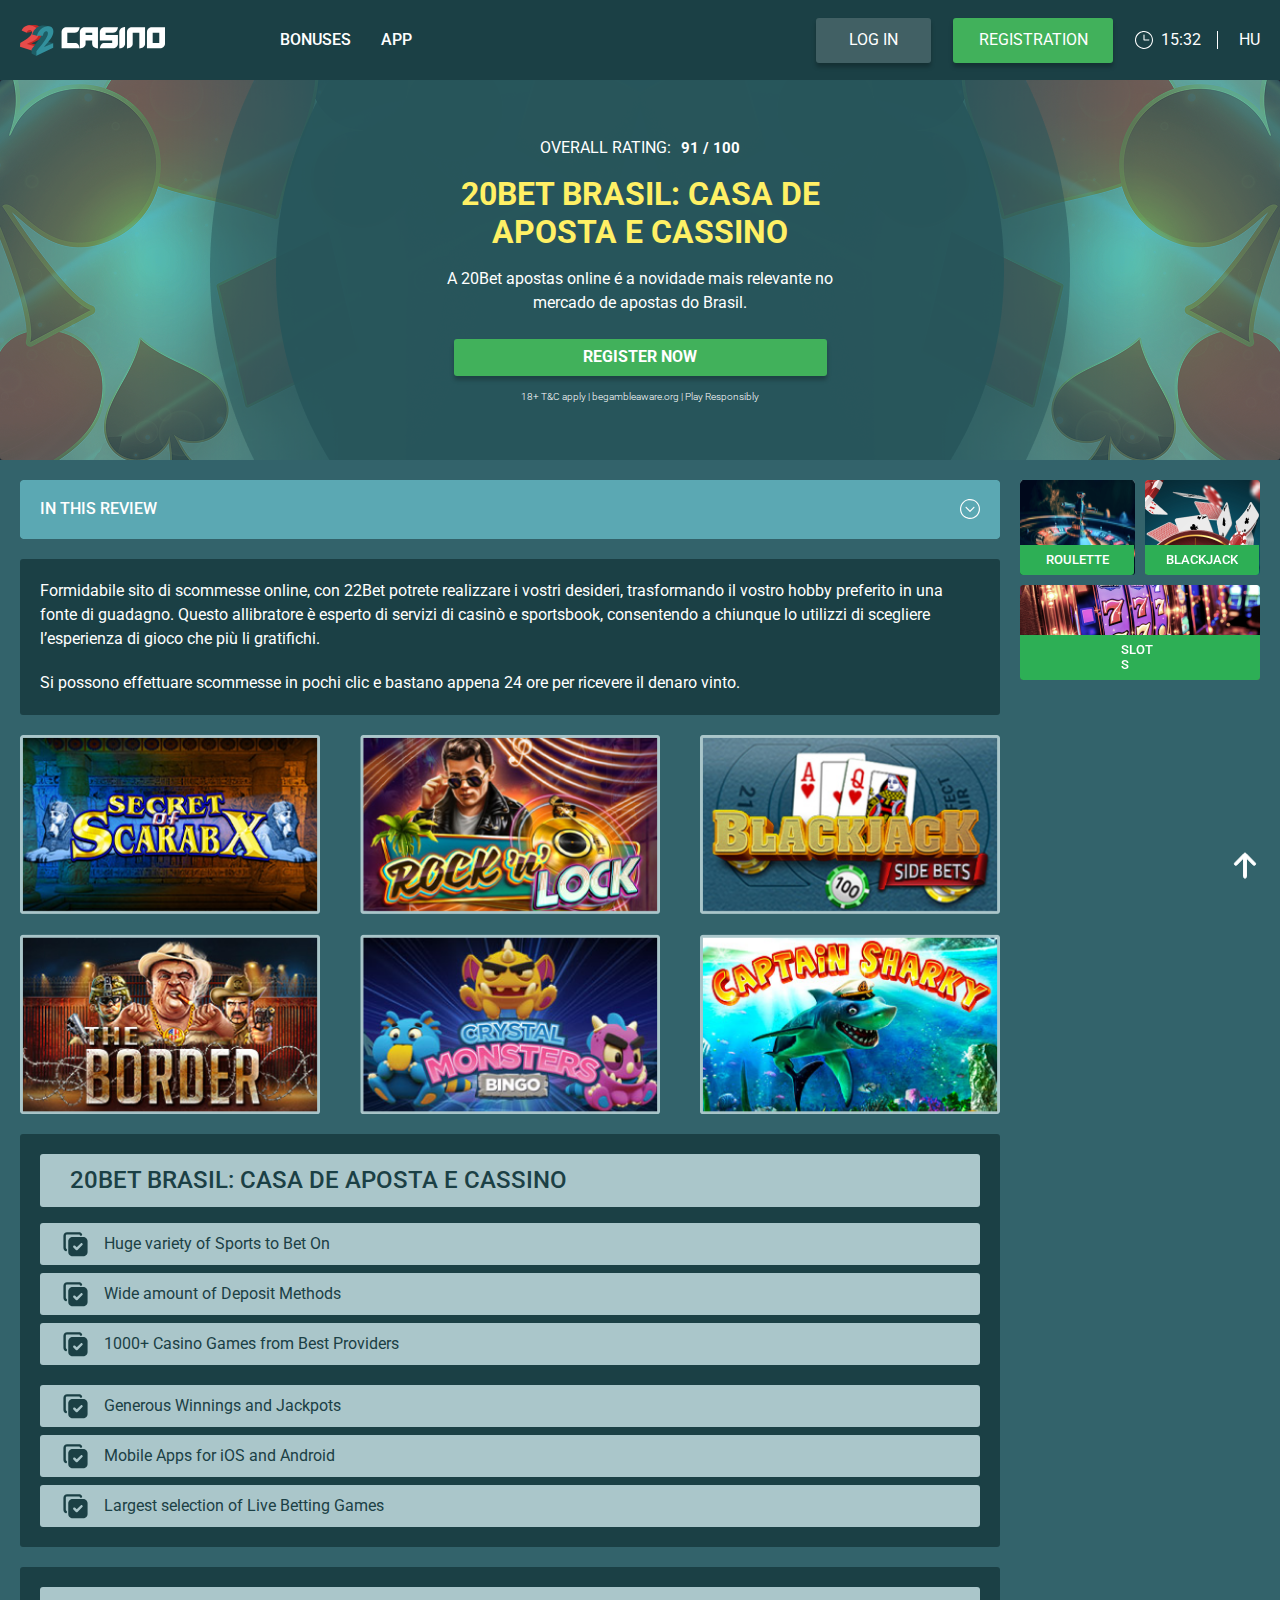
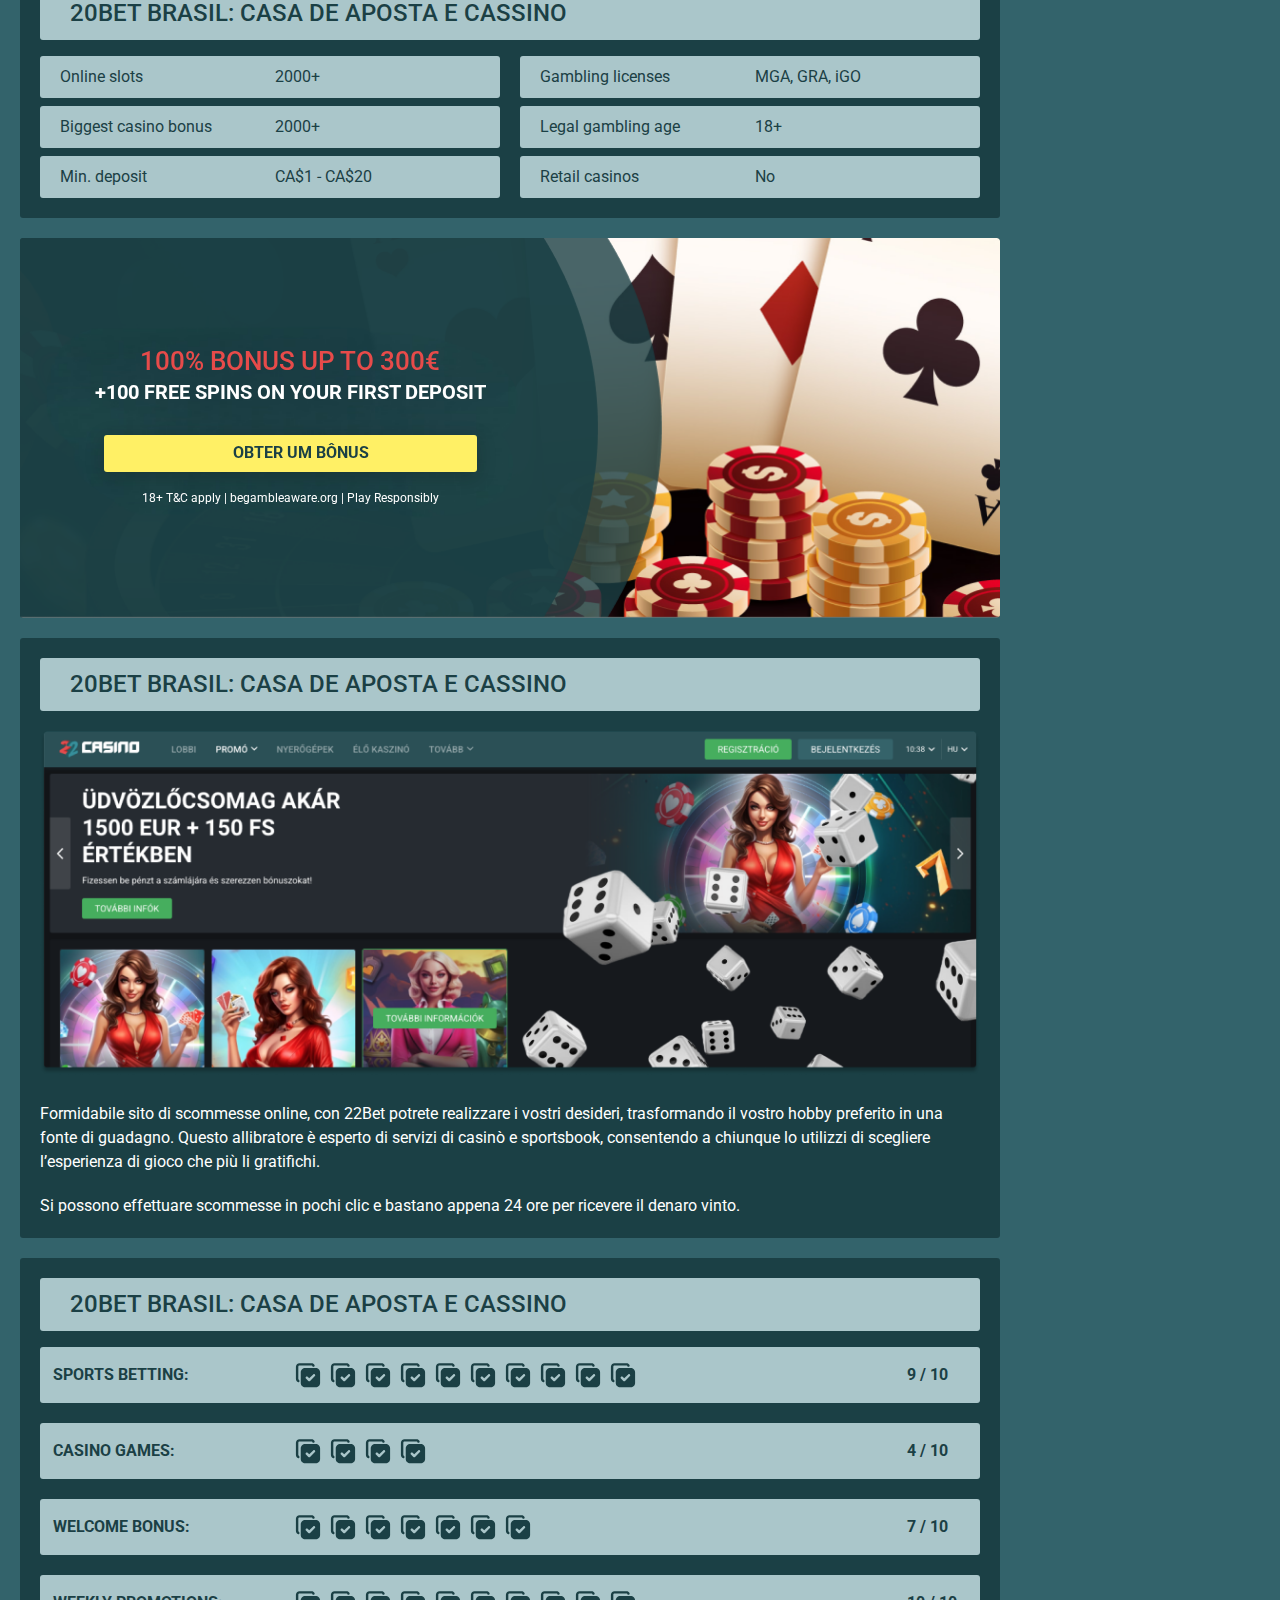
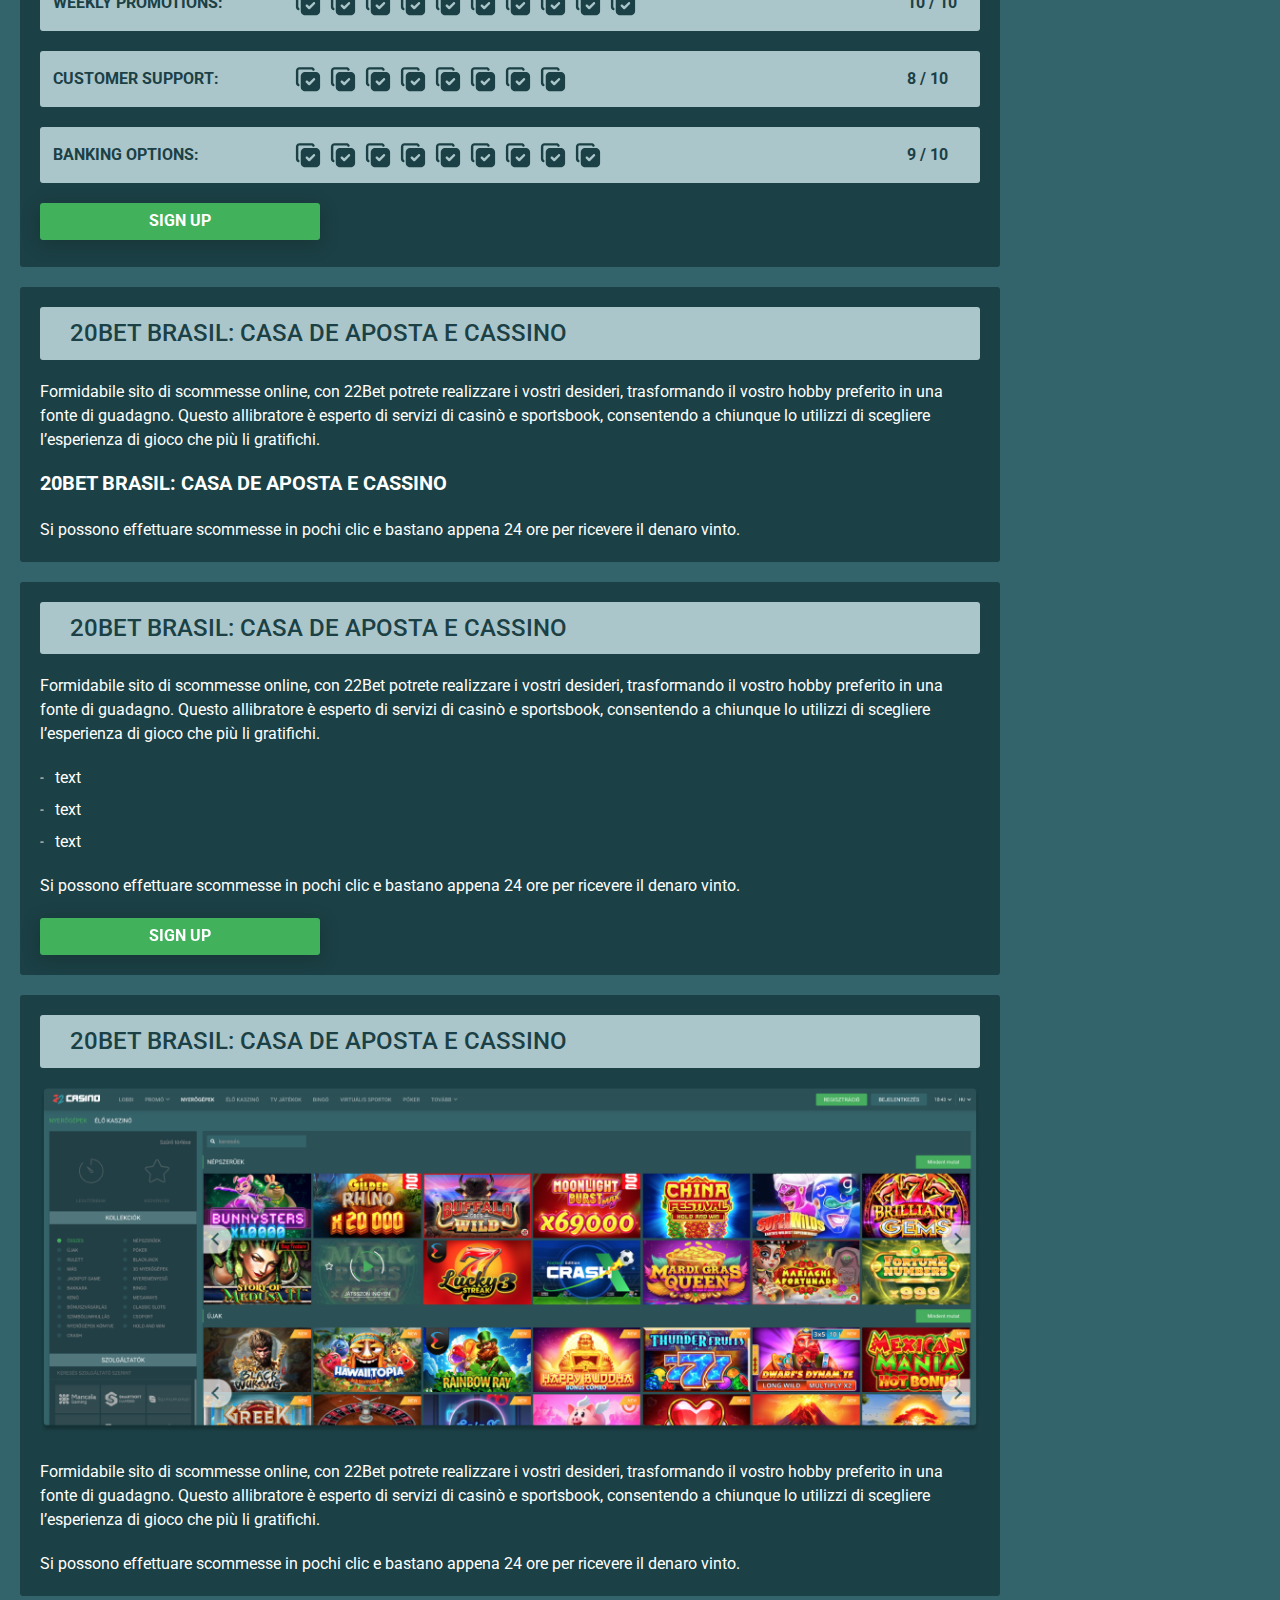
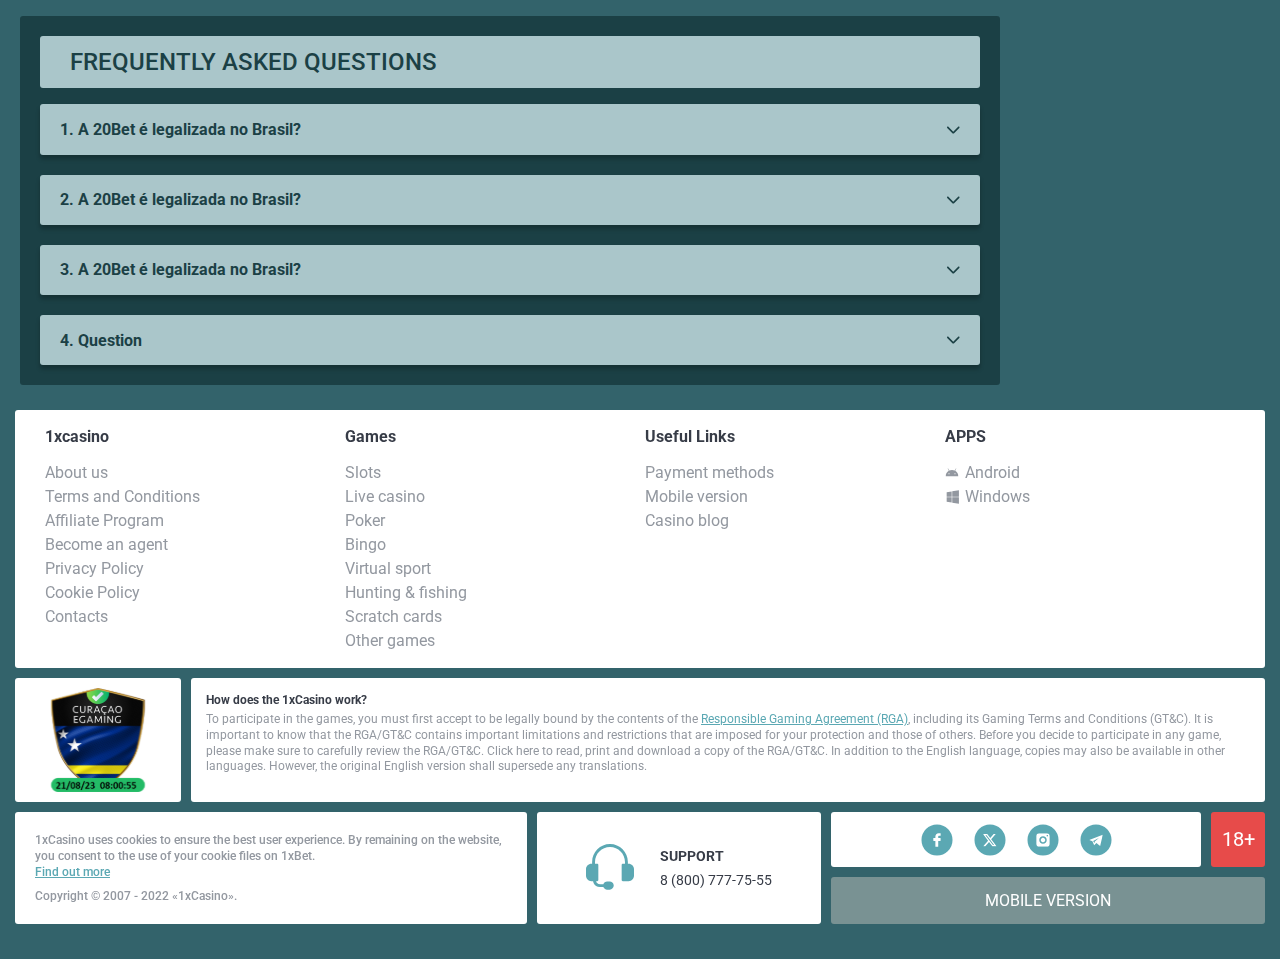
<file: index.html>
<!DOCTYPE html>
<html lang="hu">
  <head>
    <meta charset="UTF-8" />
   
    <meta name="viewport" content="width=device-width, initial-scale=1.0" />
    <title>20Bet Brasil: casa de aposta e cassino</title>
    <meta name="description" content />
    <meta property="og:site_name" content />
    <meta property="og:title" content />
    <meta property="og:type" content="website" />
    <meta property="og:url" content />
    <meta property="og:image" content />
    <meta property="og:image:alt" content />
    <meta property="og:locale" content="hu" />
    <meta property="og:description" content />
    <link rel="preconnect" href="https://fonts.googleapis.com" />
    <link rel="preconnect" href="https://fonts.gstatic.com" crossorigin />
    <link
      href="https://fonts.googleapis.com/css2?family=Poppins&family=Roboto:wght@400;500;700&display=swap"
      rel="stylesheet"
    />
    <link rel="stylesheet" href="./css/reset.css" />
    <link rel="stylesheet" href="./css/main.css" />
    <link rel="stylesheet" href="./css/media.css"/>
    <link rel="icon" href="./images/favicon.png" type="image/x-icon"/>
    <script
    src="https://code.jquery.com/jquery-3.6.1.min.js"
    integrity="sha256-o88AwQnZB+VDvE9tvIXrMQaPlFFSUTR+nldQm1LuPXQ="
    crossorigin="anonymous"
  ></script>
  </head>
  <body>
    <header class="header">
      <section class="content header__content">
        <a href="#" class="logo header__logo"
          ><img src="./images/logo.svg" alt="logo" title
        /></a>
        <button class="header__btn-menu" >
          <svg width="16px" height="16px" viewBox="0 0 16 16" xmlns="http://www.w3.org/2000/svg">
              <rect y="0" width="16" height="3" rx="1.5"></rect>
              <rect y="6.5" width="16" height="3" rx="1.5"></rect>
              <rect y="13" width="16" height="3" rx="1.5"></rect>
            </svg>
        </button>

          <nav class="menu header__menu">
            <ul class="header__menu-list">
               
              <li>
                <a href="#">
                 Bonuses
                </a>
              </li>
              <li>
                <a href="#">
                 App
                </a>
              </li>
            </ul>
            <div class="header__button header__button-menu " >
              <a href="#" class="button  button__login-menu">log in</a>
              <a href="#" class="button button__menu">registration</a>
            </div>
           
          </nav>
            <a href="#" class="button button__login">log in</a>
            <a href="#" class="button button__singup">registration</a>
            <div id="clock" class="header__time">00:00</div>
            <a href="" class="header__flag">
                <span>hu</span>
                
              </a>
      </section>
    </header>
     <main class="main home main-page">
      <section class=" hero hero__page ">
           
        <div class="background background-page">
          <img src="./images/main/bg-main.png" alt="hero" title />
          
        </div>
        <div class="hero__wrapper hero__wrapper-page">
          <div class="hero__data hero__data-page">
            <div class="hero__rating" itemscope itemtype="http://schema.org/Game">
              <p>Overall Rating:</p>
              <meta itemprop="name" content="https://22casino22.hu/">
              <span itemprop="aggregateRating" itemscope itemtype="http://schema.org/AggregateRating">
                <span itemprop="ratingValue">91</span>
              <span>/</span> 
              <span itemprop="bestRating">100</span>
              <meta itemprop="reviewCount" content="100">
              </span>
            </div>
            <h1 class="title general hero__title">
              20Bet Brasil: casa de aposta e cassino
            </h1>
            <p>A 20Bet apostas online é a novidade mais relevante no mercado de apostas do Brasil.</p>
            <a href="#" class="button  hero__button">REGISTER NOW</a>
            <span class="hero__span">18+ T&C apply | begambleaware.org | Play Responsibly</span>
          </div>
         
        </div>
      </section>
      <section class="main__wrap main__wrap-page">
        <aside class="sidebar sidebar-left ">
           
              
                <div class="sidebar-left__review">
                  <div class="menu__review-desk sidebar__desk">In this review</div>
                  <ul class="menu__review sidebar__list">
                    <li><a href="#">Review of 20Bet</a></li>
                    <li><a href="#">Registration</a></li>
                    <li><a href="#">Layouts and navigation</a></li>
                    <li><a href="#">20Bet Betting </a></li>
                    <li><a href="#">Sports offers</a></li>
                    <li><a href="#">Sports betting</a></li>
                    <li><a href="#">Live betting</a></li>
                    <li><a href="#">Live stream</a></li>
                    <li><a href="#">Cash out</a></li>
                    
                  </ul>
                </div>
             
        </aside>
       <section class="content__wrapper content__wrapper-page ">

          <section class="content menu-review__content">
              

            
                <div class="menu__review-desk menu__review-content">In this review</div>
                <ul class="menu__review menu__review-list">
                  <li><a href="#">Review of 20Bet</a></li>
                  <li><a href="#">Registration</a></li>
                  <li><a href="#">Layouts and navigation</a></li>
                  <li><a href="#">20Bet Betting </a></li>
                  <li><a href="#">Sports offers</a></li>
                  <li><a href="#">Sports betting</a></li>
                  <li><a href="#">Live betting</a></li>
                  <li><a href="#">Live stream</a></li>
                  <li><a href="#">Cash out</a></li>
                  
                </ul>
             
          
          </section>
          <section class="content article">
            <p>
              Formidabile sito di scommesse online, con 22Bet potrete realizzare
              i vostri desideri, trasformando il vostro hobby preferito in una
              fonte di guadagno. Questo allibratore è esperto di servizi di
              casinò e sportsbook, consentendo a chiunque lo utilizzi di
              scegliere l’esperienza di gioco che più li gratifichi.
            </p>
            <p>
              Si possono effettuare scommesse in pochi clic e bastano appena 24
              ore per ricevere il denaro vinto.
            </p>
          </section>
          <section class="content games">
            <ul class="games__list">
              <li><a href="#"><img src="./images/main/card-main1.png" alt="games" title></a></li>
              <li><a href="#"><img src="./images/main/card-main2.png" alt="games" title></a></li>
              <li><a href="#"><img src="./images/main/card-main3.png" alt="games" title></a></li>
              <li><a href="#"><img src="./images/main/card-main4.png" alt="games" title></a></li>
              <li><a href="#"><img src="./images/main/card-main5.png" alt="games" title></a></li>
              <li><a href="#"><img src="./images/main/card-main6.png" alt="games" title></a></li>
            </ul>
          </section>
          <section class="content features">
            <h2 class="title high features__title">20Bet Brasil: Casa de Aposta e Cassino</h2>
           <div class="features__wrap">
            <ul class="features__list">
                <li>Huge variety of Sports to Bet On</li>
                <li>Wide amount of Deposit Methods</li>
                <li>1000+ Casino Games from Best Providers</li>
            </ul>
            <ul class="features__list">
                <li>Generous Winnings and Jackpots</li>
                <li>Mobile Apps for iOS and Android</li>
                <li>Largest selection of Live Betting Games</li>
           </ul> 
           </div>
           </section> 
           <section class="content features">
            <h2 class="title high features__title">20Bet Brasil: Casa de Aposta e Cassino</h2>
           <div class="features__wrap">
            
              <table class="features__table">
               <tbody class="features__group">
                 
                   <tr>
                   <td>Online slots</td>
                   <td>2000+</td>
                  </tr>
                  <tr>
                   <td>Biggest casino bonus</td>
                   <td>2000+</td>
                  </tr>
                  <tr>
                   <td>Min. deposit</td>
                   <td>CA$1 - CA$20</td>
                  </tr>
               </tbody>
               <tbody class="features__group">
                     <tr>
                     <td>Gambling licenses</td>
                     <td>MGA, GRA, iGO</td>
                   </tr>
                   <tr>
                     <td>Legal gambling age</td>
                     <td>18+</td>
                   </tr>
                   <tr>
                     <td>Retail casinos</td>
                     <td>No</td>
                   </tr>
                
               </tbody>
             </table>
            
           </div>
           </section>   
          <section class="content banner">
           
            <div class="background banner__backgroud">
              <img
                src="./images/main/banner-main.png"
                alt="banner"
                title
              />
             
            </div>
            <div class="banner__info">
              <h2 class="title high banner__title">
                100% BONUS UP TO 300€
                <span >+100 free spins on your first deposit</span>
              </h2>
              <a href="#" class="button banner__button">Obter um Bônus</a>
              <span class="banner__span">18+ T&C apply | begambleaware.org | Play Responsibly</span>
            </div>
          </section>
          <section class="content article">
            <h2 class="title high article__title">20Bet Brasil: Casa de Aposta e Cassino</h2>
            <div class="images">
                <img src="./images/main/image1-main.png" alt="banner" title />
              </div>
            <p>
              Formidabile sito di scommesse online, con 22Bet potrete realizzare
              i vostri desideri, trasformando il vostro hobby preferito in una
              fonte di guadagno. Questo allibratore è esperto di servizi di
              casinò e sportsbook, consentendo a chiunque lo utilizzi di
              scegliere l’esperienza di gioco che più li gratifichi.
            </p>
            <p>
              Si possono effettuare scommesse in pochi clic e bastano appena 24
              ore per ricevere il denaro vinto.
            </p>
           
          </section>
          <section class="content ratings ">
            <h2 class="ratings__title title high">
              20Bet Brasil: Casa de Aposta e Cassino
            </h2>
            
            <div class="rating__table table">
              <table>
                  <td>Sports Betting:</td>
                  <td>
                    <img src="./images/main/ratings-icon.svg" alt="ratings" title>
                    <img src="./images/main/ratings-icon.svg" alt="ratings" title>
                    <img src="./images/main/ratings-icon.svg" alt="ratings" title>
                    <img src="./images/main/ratings-icon.svg" alt="ratings" title>
                    <img src="./images/main/ratings-icon.svg" alt="ratings" title>
                    <img src="./images/main/ratings-icon.svg" alt="ratings" title>
                    <img src="./images/main/ratings-icon.svg" alt="ratings" title>
                    <img src="./images/main/ratings-icon.svg" alt="ratings" title>
                    <img src="./images/main/ratings-icon.svg" alt="ratings" title>
                    <img src="./images/main/ratings-icon.svg" alt="ratings" title>
                    
                  </td>
                  <td> <span class="ratings__data">
                    <span>9</span>
                    <span>/</span>
                    <span>10</span>
                  </span></td>
                </tr>
                <tr>
                  <td>Casino Games:</td>
                  <td>
                    <img src="./images/main/ratings-icon.svg" alt="ratings" title>
                    <img src="./images/main/ratings-icon.svg" alt="ratings" title>
                    <img src="./images/main/ratings-icon.svg" alt="ratings" title>
                    <img src="./images/main/ratings-icon.svg" alt="ratings" title>
                    
                  </td>
                  <td><span class="ratings__data">
                    <span>4</span>
                    <span>/</span>
                    <span>10</span>
                  </span></td>
                </tr>
                <tr> 
                  <td>Welcome Bonus:</td>
                  <td>
                    
                    <img src="./images/main/ratings-icon.svg" alt="ratings" title>
                    <img src="./images/main/ratings-icon.svg" alt="ratings" title>
                    <img src="./images/main/ratings-icon.svg" alt="ratings" title>
                    <img src="./images/main/ratings-icon.svg" alt="ratings" title>
                    <img src="./images/main/ratings-icon.svg" alt="ratings" title>
                    <img src="./images/main/ratings-icon.svg" alt="ratings" title>
                    <img src="./images/main/ratings-icon.svg" alt="ratings" title>
                  </td>
                  <td><span class="ratings__data">
                    <span>7</span>
                    <span>/</span>
                    <span>10</span>
                  </span></td>
                </tr>
                <tr>
                  <td>Weekly Promotions:</td>
                  <td>
                    <img src="./images/main/ratings-icon.svg" alt="ratings" title>
                    <img src="./images/main/ratings-icon.svg" alt="ratings" title>
                    <img src="./images/main/ratings-icon.svg" alt="ratings" title>
                    <img src="./images/main/ratings-icon.svg" alt="ratings" title>
                    <img src="./images/main/ratings-icon.svg" alt="ratings" title>
                    <img src="./images/main/ratings-icon.svg" alt="ratings" title>
                    <img src="./images/main/ratings-icon.svg" alt="ratings" title>
                    <img src="./images/main/ratings-icon.svg" alt="ratings" title>
                    <img src="./images/main/ratings-icon.svg" alt="ratings" title>
                    <img src="./images/main/ratings-icon.svg" alt="ratings" title>
                  </td>
                  <td><span class="ratings__data">
                    <span>10</span>
                    <span>/</span>
                    <span>10</span>
                  </span></td>
                </tr>
                <tr>
                  <td>Customer Support:</td>
                  <td>
                    <img src="./images/main/ratings-icon.svg" alt="ratings" title>
                    <img src="./images/main/ratings-icon.svg" alt="ratings" title>
                    <img src="./images/main/ratings-icon.svg" alt="ratings" title>
                    <img src="./images/main/ratings-icon.svg" alt="ratings" title>
                    <img src="./images/main/ratings-icon.svg" alt="ratings" title>
                    <img src="./images/main/ratings-icon.svg" alt="ratings" title>
                    <img src="./images/main/ratings-icon.svg" alt="ratings" title>
                    <img src="./images/main/ratings-icon.svg" alt="ratings" title>
          
                  </td>
                  <td><span class="ratings__data">
                    <span>8</span>
                    <span>/</span>
                    <span>10</span>
                  </span></td>
                </tr>
                <tr>
                  <td>Banking Options:</td>
                  <td>
                    <img src="./images/main/ratings-icon.svg" alt="ratings" title>
                    <img src="./images/main/ratings-icon.svg" alt="ratings" title>
                    <img src="./images/main/ratings-icon.svg" alt="ratings" title>
                    <img src="./images/main/ratings-icon.svg" alt="ratings" title>
                    <img src="./images/main/ratings-icon.svg" alt="ratings" title>
                    <img src="./images/main/ratings-icon.svg" alt="ratings" title>
                    <img src="./images/main/ratings-icon.svg" alt="ratings" title>
                    <img src="./images/main/ratings-icon.svg" alt="ratings" title>
                    <img src="./images/main/ratings-icon.svg" alt="ratings" title>
          
                  </td>
                  <td><span class="ratings__data">
                    <span>9</span>
                    <span>/</span>
                    <span>10</span>
                  </span></td>
                </tr>
              </table>
            </div>
         
            <a href="#" class="button ratings__button">sign up</a>
          </section>
          <section class="content article">
            <h2 class="title high article__title">20Bet Brasil: Casa de Aposta e Cassino</h2>
            <p>
              Formidabile sito di scommesse online, con 22Bet potrete realizzare
              i vostri desideri, trasformando il vostro hobby preferito in una
              fonte di guadagno. Questo allibratore è esperto di servizi di
              casinò e sportsbook, consentendo a chiunque lo utilizzi di
              scegliere l’esperienza di gioco che più li gratifichi.
            </p>

            <h3>20Bet Brasil: Casa de Aposta e Cassino</h3>

            <p>
              Si possono effettuare scommesse in pochi clic e bastano appena 24
              ore per ricevere il denaro vinto.
            </p>
            
          </section>
          <section class="content article">
            <h2 class="title high article__title">20Bet Brasil: Casa de Aposta e Cassino</h2>
            <p>
              Formidabile sito di scommesse online, con 22Bet potrete realizzare
              i vostri desideri, trasformando il vostro hobby preferito in una
              fonte di guadagno. Questo allibratore è esperto di servizi di
              casinò e sportsbook, consentendo a chiunque lo utilizzi di
              scegliere l’esperienza di gioco che più li gratifichi.
            </p>
            <ul>
              <li>text</li>
              <li>text</li>
              <li>text</li>
            </ul>
            <p>
              Si possono effettuare scommesse in pochi clic e bastano appena 24
              ore per ricevere il denaro vinto.
            </p>
            <a href="#" class="button article__button">sign up</a>
          </section>
          <section class="content article">
            <h2 class="title high article__title">20Bet Brasil: Casa de Aposta e Cassino</h2>
            <div class="images">
                <img src="./images/main/image2-main.png" alt="banner" title/>
              </div>
            <p>
              Formidabile sito di scommesse online, con 22Bet potrete realizzare
              i vostri desideri, trasformando il vostro hobby preferito in una
              fonte di guadagno. Questo allibratore è esperto di servizi di
              casinò e sportsbook, consentendo a chiunque lo utilizzi di
              scegliere l’esperienza di gioco che più li gratifichi.
            </p>
            <p>
              Si possono effettuare scommesse in pochi clic e bastano appena 24
              ore per ricevere il denaro vinto.
            </p>
            
          </section>
          
        
          <section class="content faq">
            <h2 class="title high faq__title">Frequently Asked Questions</h2>
            <ul class="faq__list " itemscope itemtype="https://schema.org/FAQPage">
              <li class="faq__item"  itemscope itemprop="mainEntity" itemtype="https://schema.org/Question">
                <h3 class="title medium faq__subtitle js-button-expander"  itemprop="name">1. A 20Bet é legalizada no Brasil?
                 </h3>
                <div  class="faq__answer js-expand-content" itemscope  itemprop="acceptedAnswer" itemtype="https://schema.org/Answer">
                  <p  itemprop="text">
                    Sim, a casa de apostas tem licença emitida por Curaçao, que é reconhecida no Brasil e a permite atuar por aqui.
                  </p>
                </div>
              </li>
              <li class="faq__item"  itemscope itemprop="mainEntity" itemtype="https://schema.org/Question">
                <h3 class="title medium faq__subtitle js-button-expander"  itemprop="name">2. A 20Bet é legalizada no Brasil?</h3>
                <div class="faq__answer js-expand-content" itemscope  itemprop="acceptedAnswer" itemtype="https://schema.org/Answer">
                  <p  itemprop="text">
                    Sim, a casa de apostas tem licença emitida por Curaçao, que é reconhecida no Brasil e a permite atuar por aqui.
                  </p>
                </div>
              </li> 
              <li class="faq__item"  itemscope itemprop="mainEntity" itemtype="https://schema.org/Question">
                <h3 class="title medium faq__subtitle js-button-expander"  itemprop="name">3. A 20Bet é legalizada no Brasil?</h3>
                <div class="faq__answer js-expand-content" itemscope  itemprop="acceptedAnswer" itemtype="https://schema.org/Answer">
                  <p  itemprop="text">
                    Sim, a casa de apostas tem licença emitida por Curaçao, que é reconhecida no Brasil e a permite atuar por aqui.
                  </p>
                </div>
              </li> 
              <li class="faq__item"  itemscope itemprop="mainEntity" itemtype="https://schema.org/Question">
                <h3 class="title medium faq__subtitle js-button-expander"  itemprop="name">4. Question</h3>
                <div class="faq__answer js-expand-content" itemscope  itemprop="acceptedAnswer" itemtype="https://schema.org/Answer">
                  <p  itemprop="text">
                    Sim, a casa de apostas tem licença emitida por Curaçao, que é reconhecida no Brasil e a permite atuar por aqui.
                  </p>
                </div>
              </li> 
            </ul>
          </section>
          
        </section> 
        <aside class="sidebar sidebar-right ">
          <div class="sidebar__cards">
            <a href="#"><img src="./images/sidebar/roulette.png" width="115" alt="roulette" title>
            <div class="sidebar__text sidebar__text-first">Roulette</div></a>
            <a href="#"><img src="./images/sidebar/blackjack.png" width="115" alt="blackjack" title>
              <div class="sidebar__text">Blackjack</div></a>
            
           
           <a href="#"><img src="./images/sidebar/slots.png" width="240" alt="slots" title>
            <div class="sidebar__text sidebar__text-last">Slots</div></a>
           </div>
        </aside> 
        <div class=""  onclick="scrollToTop()">
          <button class="main__arrow" id="scrollToTopBtn"></button>
        </div> 
        
      </section>
    </main> 
     <footer class=" footer ">
      <section class=" footer__content">
        <ul class="footer__menu">
          <li>
            <div>1хcasino</div>
            <ul class="footer__info">
              <li><a href="#">About us
              </a></li>
              <li><a href="#">Terms and Conditions</a></li>
              <li><a href="#">Affiliate Program
              </a></li>
              <li><a href="#">Become an agent
              </a></li>
              <li><a href="#">Privacy Policy
              </a></li>
              <li><a href="#">Сookie Policy
              </a></li>
              <li><a href="#">Contacts</a></li>
            
            </ul>
          </li>
          <li>
            <div>Games</div>
            <ul class="footer__info">
              <li><a href="#">Slots</a></li>
              <li><a href="#">Live casino</a></li>
              <li><a href="#">Poker</a></li>
              <li><a href="#">Bingo</a></li>
              <li><a href="#">Virtual sport</a></li>
              <li><a href="#">Hunting & fishing</a></li>
              <li><a href="#">Scratch cards</a></li>
              <li><a href="#">Other games</a></li>
            </ul>
          </li>
          <li>
            <div>Useful Links</div>
            <ul class="footer__info">
              <li><a href="#">Payment methods</a></li>
              <li><a href="#">Mobile version</a></li>
              <li><a href="#">Casino blog</a></li>
            </ul>
          </li>
          <li>
            <div>APPS
            </div>
            <ul class="footer__info">
              <li><a href="#" class="footer__android">Android</a></li>
              <li><a href="#" class="footer__windows">Windows</a></li>
              
            </ul>
          </li>
        </ul>
      <div class="footer__wrapper">
         <div class="footer__image"> 
        <img src="./images/footer-frame.svg" alt="" title="">
      </div>
       <div class="footer__desc"><p class="footer__desc-question">How does the 1xCasino work?</p>
       <p>To participate in the games, you must first accept to be legally bound by the contents of the <a class="footer__desc-link" href="#" class="">Responsible Gaming Agreement (RGA)</a>, including its Gaming Terms and Conditions (GT&C). It is important to know that the RGA/GT&C contains important limitations and restrictions that are imposed for your protection and those of others. Before you decide to participate in any game, please make sure to carefully review the RGA/GT&C. Click here to read, print and download a copy of the RGA/GT&C. In addition to the English language, copies may also be available in other languages. However, the original English version shall supersede any translations.</p></div>
      </div>
        
          <div class="footer__text">
            <p>
              1xCasino uses cookies to ensure the best user experience. By remaining on the website, you consent to the use of your cookie files on 1xBet. 
              <a class="footer__desc-link" href="#">Find out more</a>
            </p>
            <p>Copyright &copy; 2007 - 2022 «1xCasino».</p>
          </div>
          <div class="footer__support">
          <img src="./images/support.svg" alt="" title>
         <div class="footer__support-text">
           <p>SUPPORT</p>
          <a href="tel:+88007777555">8 (800) 777-75-55</a>
         </div>
        </div>
       <div class="footer__information">
        <div class="footer__social">
         <ul class="footer__links">
          <li><a href="#"><img src="./images/facebook.svg" alt=""title></a></li>
           <li><a href="#"><img src="./images/twitter.svg" alt=""title></a></li>
            <li><a href="#"><img src="./images/instagram.svg" alt=""title></a></li>
             <li><a href="#"><img src="./images/telegram.svg" alt=""title></a></li>
        </ul>
         <div class="footer__age"> 18+
            <!-- <img src="./images/age.svg" alt="age" title /> -->
          </div>
       </div>
          <div class="footer__mob"><a href="#">MOBILE VERSION</a></div>
        </div>
       
       
      </section>
    </footer>
    <script src="./js/arrowUp.js" defer></script>
    <script src="./js/sidebar.js" defer></script>
    <script src="./js/expander.js" defer></script>
    <script src="./js/mobile-menu.js" defer></script>
    <script src="./js/clock.js" defer></script>
  </body>
</html>
</file>
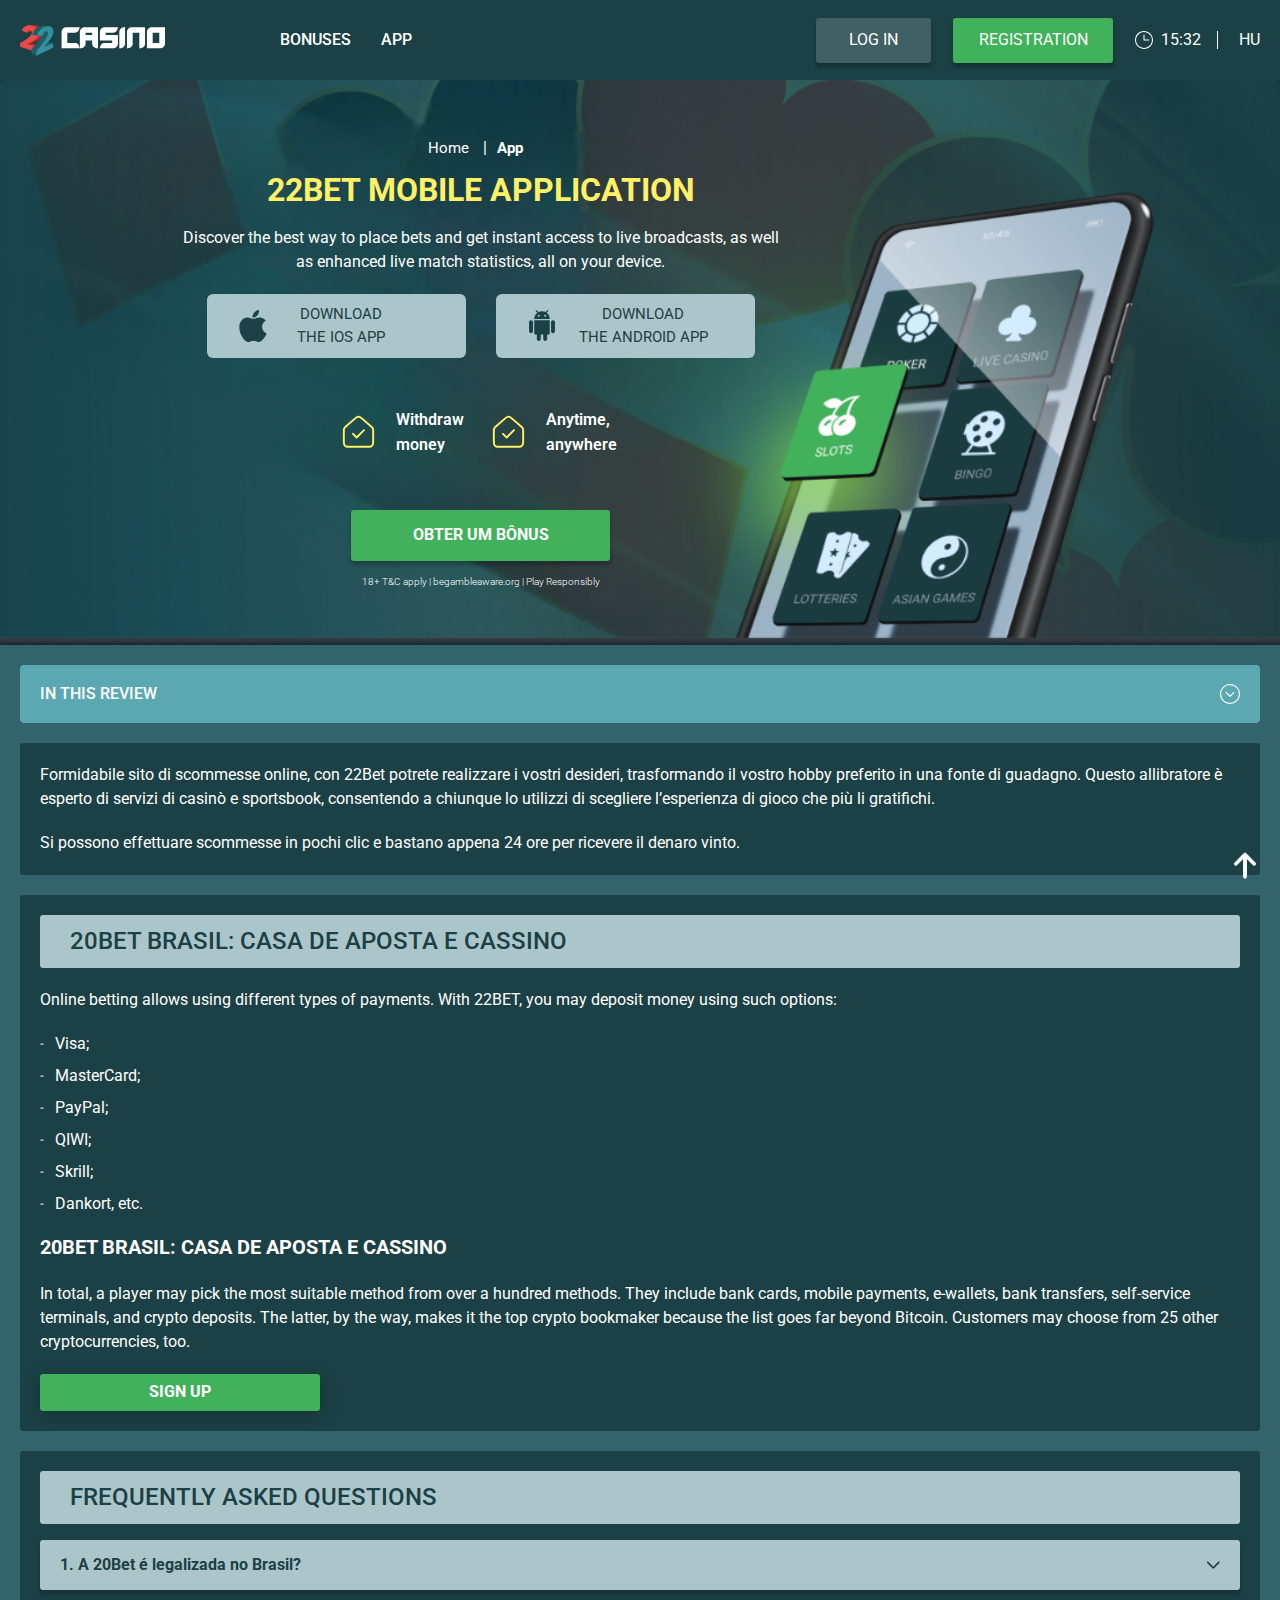
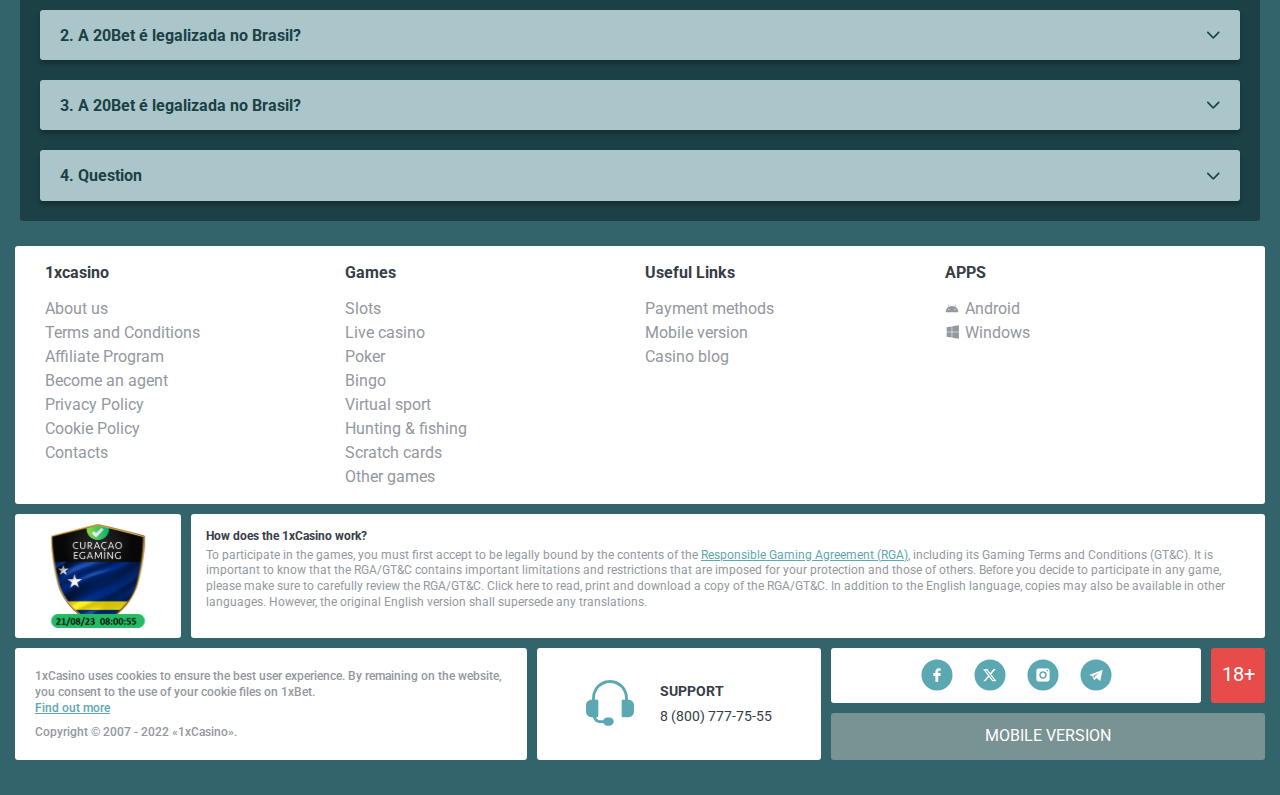
<file: app.html>
<!DOCTYPE html>
<html lang="hu">
  <head>
    <meta charset="UTF-8" />

    <meta name="viewport" content="width=device-width, initial-scale=1.0" />
    <title>20Bet Brasil: casa de aposta e cassino</title>
    <meta name="description" content />
    <meta property="og:site_name" content />
    <meta property="og:title" content />
    <meta property="og:type" content="website" />
    <meta property="og:url" content />
    <meta property="og:image" content />
    <meta property="og:image:alt" content />
    <meta property="og:locale" content="hu" />
    <meta property="og:description" content />
    <link rel="preconnect" href="https://fonts.googleapis.com" />
    <link rel="preconnect" href="https://fonts.gstatic.com" crossorigin />
    <link
      href="https://fonts.googleapis.com/css2?family=Poppins&family=Roboto:wght@400;500;700&display=swap"
      rel="stylesheet"
    />
    <link rel="stylesheet" href="./css/reset.css" />
    <link rel="stylesheet" href="./css/main.css" />
    <link rel="stylesheet" href="./css/media.css" />
    <link rel="icon" href="./images/favicon.png" type="image/x-icon" />
    <script
      src="https://code.jquery.com/jquery-3.6.1.min.js"
      integrity="sha256-o88AwQnZB+VDvE9tvIXrMQaPlFFSUTR+nldQm1LuPXQ="
      crossorigin="anonymous"
    ></script>
  </head>
  <body>
    <header class="header">
      <section class="content header__content">
        <a href="#" class="logo header__logo"
          ><img src="./images/logo.svg" alt="logo" title
        /></a>
        <button class="header__btn-menu">
          <svg
            width="16px"
            height="16px"
            viewBox="0 0 16 16"
            xmlns="http://www.w3.org/2000/svg"
          >
            <rect y="0" width="16" height="3" rx="1.5"></rect>
            <rect y="6.5" width="16" height="3" rx="1.5"></rect>
            <rect y="13" width="16" height="3" rx="1.5"></rect>
          </svg>
        </button>

        <nav class="menu header__menu">
          <ul class="header__menu-list">
            <li>
              <a href="#"> Bonuses </a>
            </li>
            <li>
              <a href="#"> App </a>
            </li>
          </ul>
          <div class="header__button header__button-menu">
            <a href="#" class="button button__login-menu">log in</a>
            <a href="#" class="button button__menu">registration</a>
          </div>
        </nav>

        <a href="#" class="button button__login">log in</a>
        <a href="#" class="button button__singup">registration</a>
        <div id="clock" class="header__time">00:00</div>
        <a href="" class="header__flag">
          <span>hu</span>
        </a>
      </section>
    </header>
    <main class="main home main-page">
      <section class="hero hero__page hero__page-app">
        <div class="background background-page">
          <img src="./images/app/bg-app.png" alt="hero" title />
        </div>
        <div class="hero__wrapper hero__wrapper-page">
          <div class="hero__data hero__data-page hero__data-app">
            <ul
              class="breadcrumbs breadcrumbs-app"
              itemscope
              itemtype="https://schema.org/BreadcrumbList"
            >
              <li
                itemprop="itemListElement"
                itemscope
                itemtype="https://schema.org/ListItem"
              >
                <a href="#" itemprop="item">
                  <span itemprop="name">Home</span></a
                >
                <meta itemprop="position" content="1" />
              </li>
              <li
                itemprop="itemListElement"
                itemscope
                itemtype="https://schema.org/ListItem"
              >
                <a href="#" itemprop="item">
                  <span itemprop="name">App</span></a
                >
                <meta itemprop="position" content="2" />
              </li>
            </ul>
            <h1 class="title general hero__title">22bet mobile application</h1>
            <p>
              Discover the best way to place bets and get instant access to live
              broadcasts, as well as enhanced live match statistics, all on your
              device.
            </p>
            <div class="button__wrap-app">
                <a href="#" class="banner__btn banner__btn-app">
                Download </br>
                the IOS app
                </a>
                <a href="#" class="banner__btn banner__btn-android"
                  >Download </br> the Android app</a
                >
              </div>
              <ul class="hero__list">
                <li>Withdraw money</li>
                <li>Anytime, anywhere</li>
              </ul>
            <a href="#" class="button hero__button hero__button-app">Obter um Bônus</a>
            <span class="hero__span hero__span-app">18+ T&C apply | begambleaware.org | Play Responsibly</span>
          </div>
        </div>
      </section>
      <section class="main__wrap main__wrap-page">
        <aside class="sidebar sidebar-left">
          <div class="sidebar-left__review">
            <div class="menu__review-desk sidebar__desk">In this review</div>
            <ul class="menu__review sidebar__list">
              <li><a href="#">Review of 20Bet</a></li>
              <li><a href="#">Registration</a></li>
              <li><a href="#">Layouts and navigation</a></li>
              <li><a href="#">20Bet Betting </a></li>
              <li><a href="#">Sports offers</a></li>
              <li><a href="#">Sports betting</a></li>
              <li><a href="#">Live betting</a></li>
              <li><a href="#">Live stream</a></li>
              <li><a href="#">Cash out</a></li>
            </ul>
          </div>
        </aside>
        <section class="content__wrapper content__wrapper-page content__wrapper-page-app">
          <section class="content menu-review__content">
            <div class="menu__review-desk menu__review-content">
              In this review
            </div>
            <ul class="menu__review menu__review-list">
              <li><a href="#">Review of 20Bet</a></li>
              <li><a href="#">Registration</a></li>
              <li><a href="#">Layouts and navigation</a></li>
              <li><a href="#">20Bet Betting </a></li>
              <li><a href="#">Sports offers</a></li>
              <li><a href="#">Sports betting</a></li>
              <li><a href="#">Live betting</a></li>
              <li><a href="#">Live stream</a></li>
              <li><a href="#">Cash out</a></li>
            </ul>
          </section>
          <section class="content article">
           
            <p>
              Formidabile sito di scommesse online, con 22Bet potrete realizzare
              i vostri desideri, trasformando il vostro hobby preferito in una
              fonte di guadagno. Questo allibratore è esperto di servizi di
              casinò e sportsbook, consentendo a chiunque lo utilizzi di
              scegliere l’esperienza di gioco che più li gratifichi.
            </p>
            <p>
              Si possono effettuare scommesse in pochi clic e bastano appena 24
              ore per ricevere il denaro vinto.
            </p>
          </section>

          <section class="content article">
            <h2 class="title high article__title">
              20Bet Brasil: Casa de Aposta e Cassino
            </h2>
            <p>
              Online betting allows using different types of payments. With
              22BET, you may deposit money using such options:
            </p>
            <ul>
              <li>Visa;</li>
              <li>MasterCard;</li>
              <li>PayPal;</li>
              <li>QIWI;</li>
              <li>Skrill;</li>
              <li>Dankort, etc.</li>
            </ul>

            <h3>20Bet Brasil: Casa de Aposta e Cassino</h3>
            
            <p>
              In total, a player may pick the most suitable method from over a
              hundred methods. They include bank cards, mobile payments,
              e-wallets, bank transfers, self-service terminals, and crypto
              deposits. The latter, by the way, makes it the top crypto
              bookmaker because the list goes far beyond Bitcoin. Customers may
              choose from 25 other cryptocurrencies, too.
            </p>
            <a href="#" class="button article__button">sign up</a>
          </section>
          <section class="content faq">
            <h2 class="title high faq__title">Frequently Asked Questions</h2>
            <ul
              class="faq__list"
              itemscope
              itemtype="https://schema.org/FAQPage"
            >
              <li
                class="faq__item"
                itemscope
                itemprop="mainEntity"
                itemtype="https://schema.org/Question"
              >
                <h3
                  class="title medium faq__subtitle js-button-expander"
                  itemprop="name"
                >
                  1. A 20Bet é legalizada no Brasil?
                </h3>
                <div
                  class="faq__answer js-expand-content"
                  itemscope
                  itemprop="acceptedAnswer"
                  itemtype="https://schema.org/Answer"
                >
                  <p itemprop="text">
                    Sim, a casa de apostas tem licença emitida por Curaçao, que
                    é reconhecida no Brasil e a permite atuar por aqui.
                  </p>
                </div>
              </li>
              <li
                class="faq__item"
                itemscope
                itemprop="mainEntity"
                itemtype="https://schema.org/Question"
              >
                <h3
                  class="title medium faq__subtitle js-button-expander"
                  itemprop="name"
                >
                  2. A 20Bet é legalizada no Brasil?
                </h3>
                <div
                  class="faq__answer js-expand-content"
                  itemscope
                  itemprop="acceptedAnswer"
                  itemtype="https://schema.org/Answer"
                >
                  <p itemprop="text">
                    Sim, a casa de apostas tem licença emitida por Curaçao, que
                    é reconhecida no Brasil e a permite atuar por aqui.
                  </p>
                </div>
              </li>
              <li
                class="faq__item"
                itemscope
                itemprop="mainEntity"
                itemtype="https://schema.org/Question"
              >
                <h3
                  class="title medium faq__subtitle js-button-expander"
                  itemprop="name"
                >
                  3. A 20Bet é legalizada no Brasil?
                </h3>
                <div
                  class="faq__answer js-expand-content"
                  itemscope
                  itemprop="acceptedAnswer"
                  itemtype="https://schema.org/Answer"
                >
                  <p itemprop="text">
                    Sim, a casa de apostas tem licença emitida por Curaçao, que
                    é reconhecida no Brasil e a permite atuar por aqui.
                  </p>
                </div>
              </li>
              <li
                class="faq__item"
                itemscope
                itemprop="mainEntity"
                itemtype="https://schema.org/Question"
              >
                <h3
                  class="title medium faq__subtitle js-button-expander"
                  itemprop="name"
                >
                  4. Question
                </h3>
                <div
                  class="faq__answer js-expand-content"
                  itemscope
                  itemprop="acceptedAnswer"
                  itemtype="https://schema.org/Answer"
                >
                  <p itemprop="text">
                    Sim, a casa de apostas tem licença emitida por Curaçao, que
                    é reconhecida no Brasil e a permite atuar por aqui.
                  </p>
                </div>
              </li>
            </ul>
          </section>
        </section>
        <div class=""  onclick="scrollToTop()">
          <button class="main__arrow" id="scrollToTopBtn"></button>
        </div> 
      </section>
    </main>
    <footer class=" footer ">
      <section class=" footer__content">
        <ul class="footer__menu">
          <li>
            <div>1хcasino</div>
            <ul class="footer__info">
              <li><a href="#">About us
              </a></li>
              <li><a href="#">Terms and Conditions</a></li>
              <li><a href="#">Affiliate Program
              </a></li>
              <li><a href="#">Become an agent
              </a></li>
              <li><a href="#">Privacy Policy
              </a></li>
              <li><a href="#">Сookie Policy
              </a></li>
              <li><a href="#">Contacts</a></li>
            
            </ul>
          </li>
          <li>
            <div>Games</div>
            <ul class="footer__info">
              <li><a href="#">Slots</a></li>
              <li><a href="#">Live casino</a></li>
              <li><a href="#">Poker</a></li>
              <li><a href="#">Bingo</a></li>
              <li><a href="#">Virtual sport</a></li>
              <li><a href="#">Hunting & fishing</a></li>
              <li><a href="#">Scratch cards</a></li>
              <li><a href="#">Other games</a></li>
            </ul>
          </li>
          <li>
            <div>Useful Links</div>
            <ul class="footer__info">
              <li><a href="#">Payment methods</a></li>
              <li><a href="#">Mobile version</a></li>
              <li><a href="#">Casino blog</a></li>
            </ul>
          </li>
          <li>
            <div>APPS
            </div>
            <ul class="footer__info">
              <li><a href="#" class="footer__android">Android</a></li>
              <li><a href="#" class="footer__windows">Windows</a></li>
              
            </ul>
          </li>
        </ul>
      <div class="footer__wrapper">
         <div class="footer__image"> 
        <img src="./images/footer-frame.svg" alt="" title="">
      </div>
       <div class="footer__desc"><p class="footer__desc-question">How does the 1xCasino work?</p>
       <p>To participate in the games, you must first accept to be legally bound by the contents of the <a class="footer__desc-link" href="#" class="">Responsible Gaming Agreement (RGA)</a>, including its Gaming Terms and Conditions (GT&C). It is important to know that the RGA/GT&C contains important limitations and restrictions that are imposed for your protection and those of others. Before you decide to participate in any game, please make sure to carefully review the RGA/GT&C. Click here to read, print and download a copy of the RGA/GT&C. In addition to the English language, copies may also be available in other languages. However, the original English version shall supersede any translations.</p></div>
      </div>
        
          <div class="footer__text">
            <p>
              1xCasino uses cookies to ensure the best user experience. By remaining on the website, you consent to the use of your cookie files on 1xBet. 
              <a class="footer__desc-link" href="#">Find out more</a>
            </p>
            <p>Copyright &copy; 2007 - 2022 «1xCasino».</p>
          </div>
          <div class="footer__support">
          <img src="./images/support.svg" alt="" title>
         <div class="footer__support-text">
           <p>SUPPORT</p>
          <a href="tel:+88007777555">8 (800) 777-75-55</a>
         </div>
        </div>
       <div class="footer__information">
        <div class="footer__social">
         <ul class="footer__links">
          <li><a href="#"><img src="./images/facebook.svg" alt=""title></a></li>
           <li><a href="#"><img src="./images/twitter.svg" alt=""title></a></li>
            <li><a href="#"><img src="./images/instagram.svg" alt=""title></a></li>
             <li><a href="#"><img src="./images/telegram.svg" alt=""title></a></li>
        </ul>
         <div class="footer__age"> 18+
            
          </div>
       </div>
          <div class="footer__mob"><a href="#">MOBILE VERSION</a></div>
        </div>
       
       
      </section>
    </footer>
    <script src="./js/sidebar.js" defer></script>
    <script src="./js/expander.js" defer></script>
    <script src="./js/mobile-menu.js" defer></script>
    <script src="./js/clock.js" defer></script>
    <script src="./js/arrowUp.js" defer></script>
  </body>
</html>
</file>
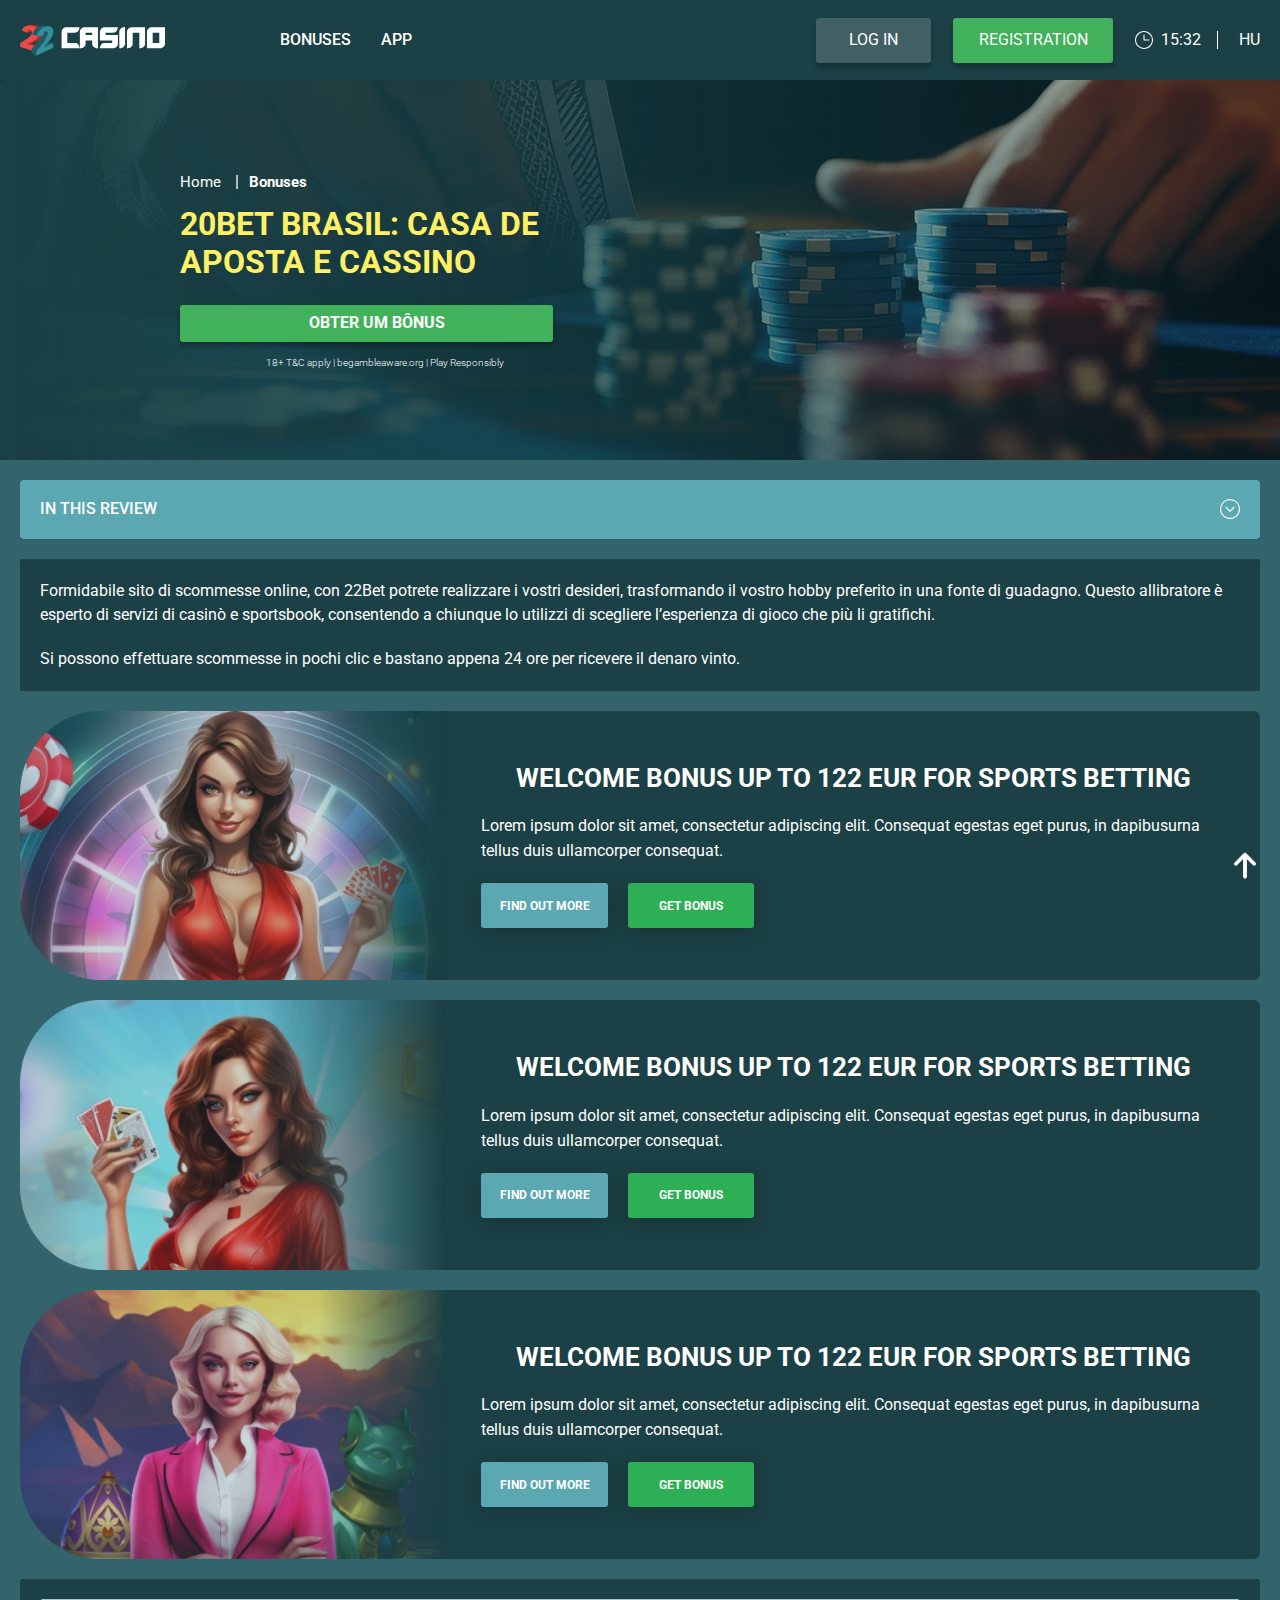
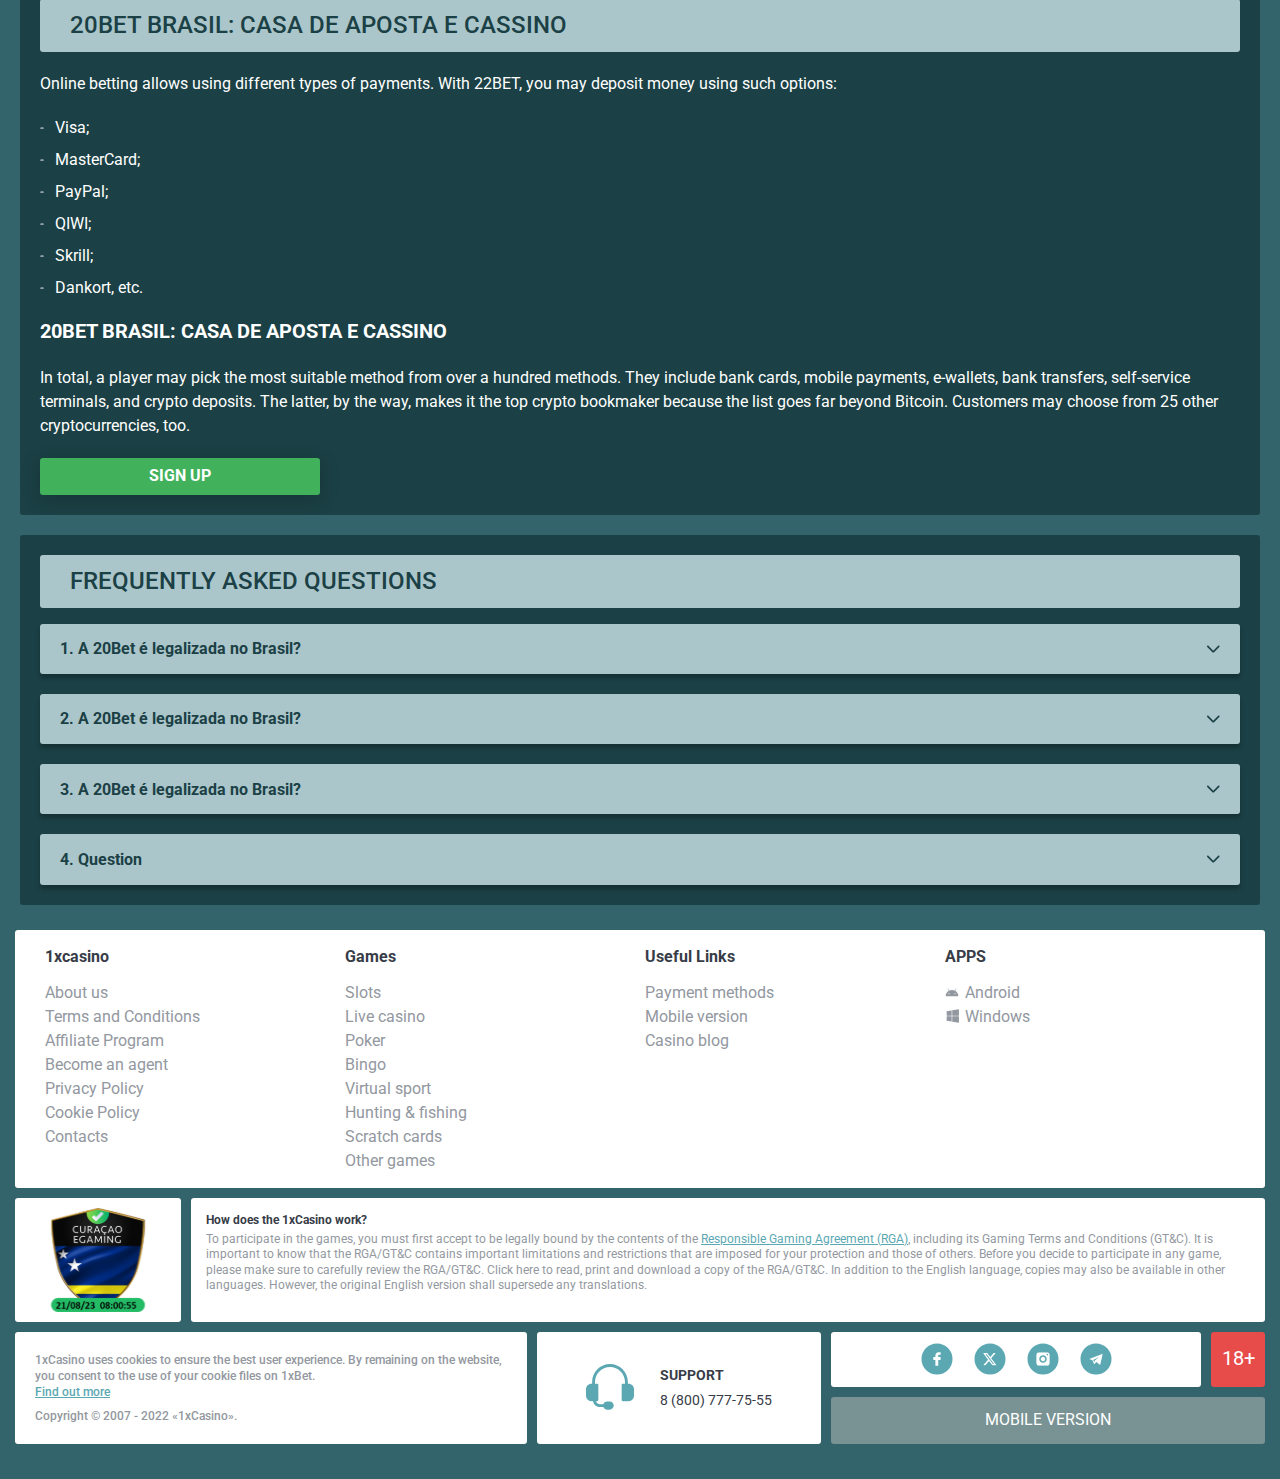
<file: bonus.html>
<!DOCTYPE html>
<html lang="hu">
  <head>
    <meta charset="UTF-8" />

    <meta name="viewport" content="width=device-width, initial-scale=1.0" />
    <title>20Bet Brasil: casa de aposta e cassino</title>
    <meta name="description" content />
    <meta property="og:site_name" content />
    <meta property="og:title" content />
    <meta property="og:type" content="website" />
    <meta property="og:url" content />
    <meta property="og:image" content />
    <meta property="og:image:alt" content />
    <meta property="og:locale" content="hu" />
    <meta property="og:description" content />
    <link rel="preconnect" href="https://fonts.googleapis.com" />
    <link rel="preconnect" href="https://fonts.gstatic.com" crossorigin />
    <link
      href="https://fonts.googleapis.com/css2?family=Poppins&family=Roboto:wght@400;500;700&display=swap"
      rel="stylesheet"
    />
    <link rel="stylesheet" href="./css/reset.css" />
    <link rel="stylesheet" href="./css/main.css" />
    <link rel="stylesheet" href="./css/media.css" />
    <link rel="icon" href="./images/favicon.png" type="image/x-icon" />
    <script
      src="https://code.jquery.com/jquery-3.6.1.min.js"
      integrity="sha256-o88AwQnZB+VDvE9tvIXrMQaPlFFSUTR+nldQm1LuPXQ="
      crossorigin="anonymous"
    ></script>
  </head>
  <body>
    <header class="header">
      <section class="content header__content">
        <a href="#" class="logo header__logo"
          ><img src="./images/logo.svg" alt="logo" title
        /></a>
        <button class="header__btn-menu">
          <svg
            width="16px"
            height="16px"
            viewBox="0 0 16 16"
            xmlns="http://www.w3.org/2000/svg"
          >
            <rect y="0" width="16" height="3" rx="1.5"></rect>
            <rect y="6.5" width="16" height="3" rx="1.5"></rect>
            <rect y="13" width="16" height="3" rx="1.5"></rect>
          </svg>
        </button>

        <nav class="menu header__menu">
          <ul class="header__menu-list">
            <li>
              <a href="#"> Bonuses </a>
            </li>
            <li>
              <a href="#"> App </a>
            </li>
          </ul>
          <div class="header__button header__button-menu">
            <a href="#" class="button button__login-menu">log in</a>
            <a href="#" class="button button__menu">registration</a>
          </div>
        </nav>

        <a href="#" class="button button__login">log in</a>
        <a href="#" class="button button__singup">registration</a>
        <div id="clock" class="header__time">00:00</div>
        <a href="" class="header__flag">
          <span>hu</span>
        </a>
      </section>
    </header>
    <main class="main home main-page">
      <section class="hero hero__page hero__page-page">
        <div class="background background-page">
          <img src="./images/bonus/bg-bonus.png" alt="hero" title />
        </div>
        <div class="hero__wrapper hero__wrapper-page">
          <div class="hero__data hero__data-page hero__data-bonus">
            <ul
              class="breadcrumbs"
              itemscope
              itemtype="https://schema.org/BreadcrumbList"
            >
              <li
                itemprop="itemListElement"
                itemscope
                itemtype="https://schema.org/ListItem"
              >
                <a href="#" itemprop="item">
                  <span itemprop="name">Home</span></a
                >
                <meta itemprop="position" content="1" />
              </li>
              <li
                itemprop="itemListElement"
                itemscope
                itemtype="https://schema.org/ListItem"
              >
                <a href="#" itemprop="item">
                  <span itemprop="name">Bonuses</span></a
                >
                <meta itemprop="position" content="2" />
              </li>
            </ul>
            <h1 class="title general hero__title hero__title-page">
              20Bet Brasil: casa de aposta e cassino
            </h1>

            <a href="#" class="button hero__button hero__button-page">Obter um Bônus</a>
            <span class="hero__span">18+ T&C apply | begambleaware.org | Play Responsibly</span>
          </div>
        </div>
      </section>
      <section class="main__wrap main__wrap-page">
        <aside class="sidebar sidebar-left">
          <div class="sidebar-left__review">
            <div class="menu__review-desk sidebar__desk">In this review</div>
            <ul class="menu__review sidebar__list">
              <li><a href="#">Review of 20Bet</a></li>
              <li><a href="#">Registration</a></li>
              <li><a href="#">Layouts and navigation</a></li>
              <li><a href="#">20Bet Betting </a></li>
              <li><a href="#">Sports offers</a></li>
              <li><a href="#">Sports betting</a></li>
              <li><a href="#">Live betting</a></li>
              <li><a href="#">Live stream</a></li>
              <li><a href="#">Cash out</a></li>
            </ul>
          </div>
        </aside>
        <section class="content__wrapper content__wrapper-page content__wrapper-page-app">
          <section class="content menu-review__content">
            <div class="menu__review-desk menu__review-content">
              In this review
            </div>
            <ul class="menu__review menu__review-list">
              <li><a href="#">Review of 20Bet</a></li>
              <li><a href="#">Registration</a></li>
              <li><a href="#">Layouts and navigation</a></li>
              <li><a href="#">20Bet Betting </a></li>
              <li><a href="#">Sports offers</a></li>
              <li><a href="#">Sports betting</a></li>
              <li><a href="#">Live betting</a></li>
              <li><a href="#">Live stream</a></li>
              <li><a href="#">Cash out</a></li>
            </ul>
          </section>
          <section class="content article">
           
            <p>
              Formidabile sito di scommesse online, con 22Bet potrete realizzare
              i vostri desideri, trasformando il vostro hobby preferito in una
              fonte di guadagno. Questo allibratore è esperto di servizi di
              casinò e sportsbook, consentendo a chiunque lo utilizzi di
              scegliere l’esperienza di gioco che più li gratifichi.
            </p>
            <p>
              Si possono effettuare scommesse in pochi clic e bastano appena 24
              ore per ricevere il denaro vinto.
            </p>
          </section>
          <section class="content bonuses">
            <ul class="bonuses__list">
              <li class="bonuses__item">
                <div class="bonuses__img">
                  <img src="./images/bonus/banner-bonus1.png" alt="" title="" />
                </div>
                <div class="bonuses__desc">
                  <h2 class="title high bonuses__title">
                    WELCOME BONUS UP TO 122 EUR FOR SPORTS BETTING
                  </h2>
                  <p>
                    Lorem ipsum dolor sit amet, consectetur adipiscing elit.
                    Consequat egestas eget purus, in dapibusurna tellus duis
                    ullamcorper consequat.
                  </p>
                  <div class="bonuses__buttons">
                    <a href="#" class="button bonuses__button">Find out more</a>
                    <a href="#" class="button bonuses__button">Get Bonus</a>
                  </div>
                </div>
              </li>
              <li class="bonuses__item">
                <div class="bonuses__img">
                  <img src="./images/bonus/banner-bonus2.png" alt="" title="" />
                </div>
                <div class="bonuses__desc">
                  <h2 class="title high bonuses__title">
                    WELCOME BONUS UP TO 122 EUR FOR SPORTS BETTING
                  </h2>
                  <p>
                    Lorem ipsum dolor sit amet, consectetur adipiscing elit.
                    Consequat egestas eget purus, in dapibusurna tellus duis
                    ullamcorper consequat.
                  </p>
                  <div class="bonuses__buttons">
                    <a href="#" class="button bonuses__button">Find out more</a>
                    <a href="#" class="button bonuses__button">Get Bonus</a>
                  </div>
                </div>
              </li>
              <li class="bonuses__item">
                <div class="bonuses__img">
                  <img src="./images/bonus/banner-bonus3.png" alt="" title="" />
                </div>
                <div class="bonuses__desc">
                  <h2 class="title high bonuses__title">
                    WELCOME BONUS UP TO 122 EUR FOR SPORTS BETTING
                  </h2>
                  <p>
                    Lorem ipsum dolor sit amet, consectetur adipiscing elit.
                    Consequat egestas eget purus, in dapibusurna tellus duis
                    ullamcorper consequat.
                  </p>
                  <div class="bonuses__buttons">
                    <a href="#" class="button bonuses__button">Find out more</a>
                    <a href="#" class="button bonuses__button">Get Bonus</a>
                  </div>
                </div>
              </li>
            </ul>
          </section>
          <section class="content article">
            <h2 class="title high article__title">
              20Bet Brasil: Casa de Aposta e Cassino
            </h2>
            <p>
              Online betting allows using different types of payments. With
              22BET, you may deposit money using such options:
            </p>
            <ul>
              <li>Visa;</li>
              <li>MasterCard;</li>
              <li>PayPal;</li>
              <li>QIWI;</li>
              <li>Skrill;</li>
              <li>Dankort, etc.</li>
            </ul>

            <h3>20Bet Brasil: Casa de Aposta e Cassino</h3>
           
            <p>
              In total, a player may pick the most suitable method from over a
              hundred methods. They include bank cards, mobile payments,
              e-wallets, bank transfers, self-service terminals, and crypto
              deposits. The latter, by the way, makes it the top crypto
              bookmaker because the list goes far beyond Bitcoin. Customers may
              choose from 25 other cryptocurrencies, too.
            </p>
            <a href="#" class="button article__button">sign up</a>
          </section>
          <section class="content faq">
            <h2 class="title high faq__title">Frequently Asked Questions</h2>
            <ul
              class="faq__list"
              itemscope
              itemtype="https://schema.org/FAQPage"
            >
              <li
                class="faq__item"
                itemscope
                itemprop="mainEntity"
                itemtype="https://schema.org/Question"
              >
                <h3
                  class="title medium faq__subtitle js-button-expander"
                  itemprop="name"
                >
                  1. A 20Bet é legalizada no Brasil?
                </h3>
                <div
                  class="faq__answer js-expand-content"
                  itemscope
                  itemprop="acceptedAnswer"
                  itemtype="https://schema.org/Answer"
                >
                  <p itemprop="text">
                    Sim, a casa de apostas tem licença emitida por Curaçao, que
                    é reconhecida no Brasil e a permite atuar por aqui.
                  </p>
                </div>
              </li>
              <li
                class="faq__item"
                itemscope
                itemprop="mainEntity"
                itemtype="https://schema.org/Question"
              >
                <h3
                  class="title medium faq__subtitle js-button-expander"
                  itemprop="name"
                >
                  2. A 20Bet é legalizada no Brasil?
                </h3>
                <div
                  class="faq__answer js-expand-content"
                  itemscope
                  itemprop="acceptedAnswer"
                  itemtype="https://schema.org/Answer"
                >
                  <p itemprop="text">
                    Sim, a casa de apostas tem licença emitida por Curaçao, que
                    é reconhecida no Brasil e a permite atuar por aqui.
                  </p>
                </div>
              </li>
              <li
                class="faq__item"
                itemscope
                itemprop="mainEntity"
                itemtype="https://schema.org/Question"
              >
                <h3
                  class="title medium faq__subtitle js-button-expander"
                  itemprop="name"
                >
                  3. A 20Bet é legalizada no Brasil?
                </h3>
                <div
                  class="faq__answer js-expand-content"
                  itemscope
                  itemprop="acceptedAnswer"
                  itemtype="https://schema.org/Answer"
                >
                  <p itemprop="text">
                    Sim, a casa de apostas tem licença emitida por Curaçao, que
                    é reconhecida no Brasil e a permite atuar por aqui.
                  </p>
                </div>
              </li>
              <li
                class="faq__item"
                itemscope
                itemprop="mainEntity"
                itemtype="https://schema.org/Question"
              >
                <h3
                  class="title medium faq__subtitle js-button-expander"
                  itemprop="name"
                >
                  4. Question
                </h3>
                <div
                  class="faq__answer js-expand-content"
                  itemscope
                  itemprop="acceptedAnswer"
                  itemtype="https://schema.org/Answer"
                >
                  <p itemprop="text">
                    Sim, a casa de apostas tem licença emitida por Curaçao, que
                    é reconhecida no Brasil e a permite atuar por aqui.
                  </p>
                </div>
              </li>
            </ul>
          </section>
        </section>
        <div class=""  onclick="scrollToTop()">
          <button class="main__arrow" id="scrollToTopBtn"></button>
        </div> 
      </section>
    </main>
    <footer class=" footer ">
      <section class=" footer__content">
        <ul class="footer__menu">
          <li>
            <div>1хcasino</div>
            <ul class="footer__info">
              <li><a href="#">About us
              </a></li>
              <li><a href="#">Terms and Conditions</a></li>
              <li><a href="#">Affiliate Program
              </a></li>
              <li><a href="#">Become an agent
              </a></li>
              <li><a href="#">Privacy Policy
              </a></li>
              <li><a href="#">Сookie Policy
              </a></li>
              <li><a href="#">Contacts</a></li>
            
            </ul>
          </li>
          <li>
            <div>Games</div>
            <ul class="footer__info">
              <li><a href="#">Slots</a></li>
              <li><a href="#">Live casino</a></li>
              <li><a href="#">Poker</a></li>
              <li><a href="#">Bingo</a></li>
              <li><a href="#">Virtual sport</a></li>
              <li><a href="#">Hunting & fishing</a></li>
              <li><a href="#">Scratch cards</a></li>
              <li><a href="#">Other games</a></li>
            </ul>
          </li>
          <li>
            <div>Useful Links</div>
            <ul class="footer__info">
              <li><a href="#">Payment methods</a></li>
              <li><a href="#">Mobile version</a></li>
              <li><a href="#">Casino blog</a></li>
            </ul>
          </li>
          <li>
            <div>APPS
            </div>
            <ul class="footer__info">
              <li><a href="#" class="footer__android">Android</a></li>
              <li><a href="#" class="footer__windows">Windows</a></li>
              
            </ul>
          </li>
        </ul>
      <div class="footer__wrapper">
         <div class="footer__image"> 
        <img src="./images/footer-frame.svg" alt="" title="">
      </div>
       <div class="footer__desc"><p class="footer__desc-question">How does the 1xCasino work?</p>
       <p>To participate in the games, you must first accept to be legally bound by the contents of the <a class="footer__desc-link" href="#" class="">Responsible Gaming Agreement (RGA)</a>, including its Gaming Terms and Conditions (GT&C). It is important to know that the RGA/GT&C contains important limitations and restrictions that are imposed for your protection and those of others. Before you decide to participate in any game, please make sure to carefully review the RGA/GT&C. Click here to read, print and download a copy of the RGA/GT&C. In addition to the English language, copies may also be available in other languages. However, the original English version shall supersede any translations.</p></div>
      </div>
        
          <div class="footer__text">
            <p>
              1xCasino uses cookies to ensure the best user experience. By remaining on the website, you consent to the use of your cookie files on 1xBet. 
              <a class="footer__desc-link" href="#">Find out more</a>
            </p>
            <p>Copyright &copy; 2007 - 2022 «1xCasino».</p>
          </div>
          <div class="footer__support">
          <img src="./images/support.svg" alt="" title>
         <div class="footer__support-text">
           <p>SUPPORT</p>
          <a href="tel:+88007777555">8 (800) 777-75-55</a>
         </div>
        </div>
       <div class="footer__information">
        <div class="footer__social">
         <ul class="footer__links">
          <li><a href="#"><img src="./images/facebook.svg" alt=""title></a></li>
           <li><a href="#"><img src="./images/twitter.svg" alt=""title></a></li>
            <li><a href="#"><img src="./images/instagram.svg" alt=""title></a></li>
             <li><a href="#"><img src="./images/telegram.svg" alt=""title></a></li>
        </ul>
         <div class="footer__age"> 18+
           
          </div>
       </div>
          <div class="footer__mob"><a href="#">MOBILE VERSION</a></div>
        </div>
       
       
      </section>
    </footer>

    <script src="./js/sidebar.js" defer></script>
    <script src="./js/expander.js" defer></script>
    <script src="./js/mobile-menu.js" defer></script>
    <script src="./js/clock.js" defer></script>
    <script src="./js/arrowUp.js" defer></script>
  </body>
</html>
</file>
<file: css/main.css>
html {
  -webkit-text-size-adjust: 100%;
  scroll-behavior: smooth;
}

body {
  display: block;
  position: relative;
  width: 100%;
  background: #33636b;
  font-family: "Roboto", sans-serif;
  font-size: 16px;
  font-weight: 400;
  line-height: 24px;
  text-align: left;
  color: #ffffff;
}

.content {
  display: block;
  position: relative;
  width: 100%;
  max-width: 1020px;
  overflow: hidden;
  border-radius: 3px;
  background: linear-gradient(180deg, #1b4045 0%, #1b4045 100%);

  padding: 20px;
  margin: 0 auto 20px auto;
}

h1,
h2,
h3,
h4,
.title {
  display: block;
  position: relative;
  font-size: 32px;
  font-weight: 700;
  line-height: 37.5px;
  text-align: center;
  color: #fff065;
}

h1,
.title.general {
  text-transform: uppercase;
}

h2,
.title.high {
  display: flex;
  align-items: center;
  justify-content: left;
  font-weight: 500;
  font-size: 24px;
  line-height: 28.8px;
  color: #1b4045;
  text-transform: uppercase;
  background: linear-gradient(90deg, #aac6ca 0%, #aac6ca 100%);
  border-radius: 3px;
  padding: 12px 30px;
}


h3,
title.medium {
  font-size: 20px;
  line-height: 30px;
  text-align: left;
  color: #ffffff;
}

article > *,
.article > *,
.desk > * {
  margin-top: 20px;
}

article > *:first-child,
.article > *:first-child,
.desk > *:first-child {
  margin-top: 0 !important;
}

article > h2,
.article > h2,
.desk > h2 {
  margin-top: 32px;
}

article > h3,
.article > h3,
.desk > h3 {
  margin-top: 16px;
}

.button {
  position: relative;

  min-width: 373px;
  height: 37px;
  border-radius: 3px;
  background: #41b15b;

  overflow: hidden;
  font-size: 16px;
  font-weight: 700;
  line-height: 18.75px;
  text-align: center;
  text-decoration: none;
  text-transform: uppercase;
  color: #ffffff;
  white-space: nowrap;
  cursor: pointer;
  box-shadow: 0px 4px 18px 0px #0e181140;

  padding: 9px 129px;
  margin: 0 auto;

  transition: all 0.5s;
}

.button:hover {
  transform: scale(1.1);
}

.header,
.main,
.footer {
  display: flex;
  position: relative;
  justify-content: space-between;
  align-items: center;

  max-width: 1600px;
  max-width: 100%;

  margin: 0 auto;
}

.background {
  display: block;
  position: absolute;
  bottom: 0;
  left: 0;
  height: 100%;
  width: 100%;
  overflow: hidden;
}

.background img {
  position: relative;
  width: 100%;
  height: 100%;
  object-fit: cover;
  border-radius: 3px;
}

.images img {
  border-radius: 3px;
  width: 100%;
  height: 100%;
  overflow: hidden;
}

/* -------------------HEADER---------------- */
.header {
  position: fixed;
  top: 0;
  left: 0;
  right: 0;
  width: 100%;
  z-index: 100;
  background: #1b4045;
}

.header__content {
  position: relative;
  display: flex;
  flex-direction: row;
  align-items: center;
  justify-content: space-between;
  max-width: 1600px;
  max-height: 80px;
  border-radius: 0;
  background: #1b4045;

  padding: 16px 30px;
  margin: 0 auto;
}

.logo {
  display: block;
  position: relative;
  max-width: 145px;
  flex: 0 0 145px;
  margin-right: 115px;
}

.logo img {
  display: block;
  position: relative;
  width: auto;
  max-height: 31px;
}

.logo:hover {
  transform: scale(1.1);
}
.header__menu {
  display: flex;
  white-space: nowrap;
}

.header__menu-list {
  display: flex;
  justify-content: center;
  align-items: center;
  white-space: nowrap;
  flex: 1 1 auto;
  gap: 30px;
  
  border-radius: 60px;
  
}
.header__menu-list li {
  display: block;
  
}

.header__menu-list li a {
  display: inline-flex;
  position: relative;
  align-items: center;
  font-weight: 500;
  font-size: 16px;
  line-height: 18.75px;
  text-transform: uppercase;
  color: #ffffff;
  transition: all 0.5s;
  padding: 20px 0;
}

.header__menu-list a:hover {
  color: #41b15b;
}

.menu a {
  display: none;
}

span {
  display: inline-block;
}

.header__menu-list a img {
  width: 24px;
  height: 24px;
  vertical-align: middle;
}

.header__menu-list a span:last-child {
  margin-left: 16px;
}

.header__flag span:first-child {
  flex: 0 1 24px;
}

.header__flag {
  margin-left: 16px;
  color: #ffffff;
  text-transform: uppercase;
  padding-left: 22px;
}

.header__flag::before {
  content: "";
  display: block;
  position: absolute;
  width: 1px;
  height: 75%;
  top: 50%;
  transform: translateY(-50%);
  left: 0;
  background: #ffffff;
}

.button__login {
  margin-left: auto;
}

.button__login {
  height: 45px;
  font-size: 16px;
  font-weight: 400;
  line-height: 18.75px;
  min-width: 115px;
  background: #416064;
  box-shadow: 0px 4px 4px 0px #00000040;
  padding: 13px 32.5px;
  margin: 0 22px 0 auto;
}

.button__singup {
  height: 45px;
  font-size: 16px;
  font-weight: 400;
  line-height: 18.75px;
  min-width: 160px;
  margin: 0;
  padding: 13px 25.5px;
  box-shadow: 0px 4px 4px 0px #00000040;
}

.button__singup:hover {
  background: #416064;
}
.header__time {
  color: #ffffff;
  position: relative;
  padding-left: 26px;
  margin-left: 22px;
}

.header__time::before {
  content: "";
  display: block;
  position: absolute;
  width: 18px;
  height: 18px;
  top: 50%;
  transform: translateY(-50%);
  left: 0;
  background: url(../images/clock.svg) no-repeat center center / contain;
}
.button__login:hover {
  background: #41b15b;
}

.header__btn-menu {
  display: block;
  flex: 0 1 auto;
  min-width: 0;
  border: 1px solid #ffffff;
  border-radius: 10px;
  background: #0a626a;
  padding: 12px;
  margin-left: 12px;
  order: 3;
}

svg {
  position: relative;
  fill: #ffffff;
  line-height: 1;
  vertical-align: 1;
}

/* ------------------ MAIN------------- */
.main.home {
  display: flex;
  margin-bottom: 30px;
}

.main__wrap {
  display: flex;
  position: relative;
  flex: 1 1 100%;
  justify-content: center;
  align-items: stretch;
  max-width: 1600px;
  padding: 20px 30px;
  margin: 0 auto;
}

/*--------------------MAIN__SIDEBAR-------------- */

.sidebar {
  position: relative;
  align-self: stretch;

  flex: 0 0 240px;
}

.sidebar {
  align-self: stretch;
  position: sticky;
  flex: 0 0 240px;
  top: 100px;
  bottom: 20px;
  height: calc(100vh - 110px);
  overflow: auto;
}

.sidebar::-webkit-scrollbar {
  display: none;
}

.sidebar-left__review {
  overflow: hidden;
  border-radius: 3px;
  background: #1b4045;
  box-shadow: 0px 4px 4px 0px #00000040;
}

.sidebar-left__quik {
  margin-bottom: 24px;
}

.menu__review-desk {
  position: relative;
  background: #5ba8b3;

  font-weight: 500;
  font-size: 16px;
  line-height: 18.75px;
  text-transform: uppercase;
  color: #ffffff;
  box-shadow: 0px 4px 4px 0px #00000040;

  padding: 10px 20px;
}

.menu__review li {
  position: relative;
  padding: 8px 16px;
}


.menu__review li {
  padding: 8px 20px;
}

.menu__links li a {
  font-size: 14px;
  font-weight: 300;
  color: #ffffff;
  line-height: 16.41px;
}

.menu__review li a {
  position: relative;
  color: #ffffff;
  font-weight: 300;
  font-size: 15px;
  line-height: 22.5px;
  padding-left: 10px;
}



.menu__links li a img {
  vertical-align: middle;
  margin-right: 8px;
}

.sidebar__review {
  margin-top: 20px;
}

.menu__review-content::after,
.menu__review-desk::after {
  content: "";
  position: absolute;
  right: 12px;
  top: 50%;
  transform: translateY(-50%);
  width: 15px;
  height: 15px;
  background: url(../images/sidebar/sidebar-arrowDown.svg) center center /
    contain;
  transition: all 0.5s;
}

.menu__review-content::after {
  width: 20px;
  height: 20px;
  right: 20px;
}

.menu__review-content.active::after,
.menu__review-desk.active::after {
  transition: all 0.5s;
  background: url(../images/sidebar/sidebar-arrowUp.svg) center center / contain;
}

.menu-review__content {
  display: none;
  padding: 0;
  margin-bottom: 20px;
}

.menu__review-content {
  position: relative;
  padding: 20px;
  border-radius: 3px;
}


.menu__review-content.active {
  border-bottom-left-radius: 0;
  border-bottom-right-radius: 0;
}

.menu__review li a {
  position: relative;
  white-space: nowrap;
}

.menu__review li:hover a {
  color: #ffffff;

  font-weight: 700;
}

.menu__review li:hover{
  background: #5BA8B3;

}

.menu__review-list {
  padding: 0;
}
.menu__review-list li {
  padding: 8px 16px;
}
.content__wrapper {
  margin: 0 10px;

  flex: 0 1 calc(100% - 240px * 2 - 10px * 2);
}


.sidebar__cards {
  display: flex;
  flex-direction: row;
  flex-wrap: wrap;
  gap: 10px;
}

.sidebar__cards {
  display: flex;
  flex-direction: row;
  flex-wrap: wrap;

  gap: 10px;
}

.sidebar__cards img {
  display: block;
  
  height: 100%;
}

.sidebar__cards a img {
  position: relative;
  width: 100%;
  
  display: block;
  border-top-left-radius: 3px;
  border-top-right-radius: 3px;
  border-radius: 3px;
}

.sidebar__text {
  position: absolute;
  bottom: 0px;
  background: #2daf55;

  padding: 7px 21px;
  border-bottom-left-radius: 3px;
  border-bottom-right-radius: 3px;
  color: #ffffff;
  font-weight: 500;
  font-size: 13px;
  line-height: 15.73px;
  text-transform: uppercase;
  overflow: hidden;
}

.sidebar__text-first {
  padding: 7px 25.7px;
}

.sidebar__text-last {
  padding: 7px 100.5px;
}

/* -----------hero ----------- */
.content__wrapper {
  position: relative;
  top: 80px;

  margin-left: 20px;
  margin-right: 20px;
}

.hero {
  padding: 0;
  height: 380px;
  display: flex;
  align-items: center;
  width: 100vw;
  padding-top: 24px;
  padding-bottom: 24px;
  padding-left: calc(50% - 492px);
  padding-right: calc(50% - 492px);
}

.home .hero.hero__page {
  justify-content: center;
}

.hero__wrapper {
  display: flex;
  align-items: center;
}

.hero__data {
  display: block;
  position: relative;
  max-width: 500px;
  padding: 32px;
  align-items: center;
}

.hero__title {
  margin-bottom: 16px;
  text-align: center;
}

.hero__data p {
  color: #ffffff;
  text-align: center;
}

.hero__rating {
  display: flex;
  font-weight: 700;
  align-items: center;
  justify-content: center;
  text-transform: uppercase;
  color: #ffffff;
  margin-bottom: 16px;
}

.hero__rating p {
  margin-right: 10px;
  font-weight: 400;
}
.hero__button {
  display: block;
  width: 373px;
  background: #41b15b;
  box-shadow: 0px 4px 4px 0px #00000040;

  margin-top: 24px;
  margin-bottom: 13px;
  margin-left: auto;
}
.hero__data span {
  font-size: 15px;
 
  line-height: 18px;

  color: #ffffff;
}

.hero__data .hero__span {
  display: block;
  font-weight: 300;
  font-size: 10px;
  line-height: 15px;
  color: #ffffff;
  text-align: center;
}

/* ---------------games---------------- */
.games {
  background: transparent;
  padding: 0;
}

.games__list {
  display: grid;
  grid-template-columns: repeat(3, 1fr);
  gap: 40px;
  row-gap: 20px;

  width: 100%;
}

.games__list li a img {
  display: block;
  width: 100%;
}

/* --------------------features----------- */

.features__wrap {
  display: flex;
  gap: 20px;
}

.features__table {
  
  width: 100%;
  display: flex;
  gap: 20px;
}

.features__group {
  width: 50%;
}

.features__title {
  margin-bottom: 16px;
}

.features__list li {
  position: relative;

  padding: 9px 20px 9px 64px;
}

.features__list li + li,
.features__table tr + tr {
  margin-top: 8px;
}

.features__table tr,
.features__list li {
  background: linear-gradient(90deg, #aac6ca 0%, #aac6ca 100%);
  color: #1b4045;
  border-radius: 3px;
}


.features__table tr {
  
  display: flex;
  padding: 9px 20px;
}

.features__table tr td:last-child {
  font-weight: 400;
  padding-left: 5px;
}

.features__table td {
  width: 50%;
}

.features__list li::before {
  content: "";
  display: block;
  position: absolute;
  width: 30px;
  height: 30px;
  left: 20px;
  top: 50%;
  transform: translateY(-50%);
  background: url(../images/main/features-icon.svg) no-repeat center center /
    contain;
}

/* -------------banner---------------- */

.banner {
  display: flex;
  align-items: center;
  justify-content: left;
  overflow: hidden;
  height: 380px;
  padding: 20px;
}

.banner__info {
  display: block;
  position: relative;

  width: 500px;
  text-align: center;

  padding: 32px;
  z-index: 3;
}

.banner__info .banner__title {
  flex-direction: column;
  line-height: 31.2px;
  font-size: 26px;
  color: #e74b4a;
  align-items: center;
  text-align: center;
  text-transform: none;
  margin-bottom: 28px;
  border: none;
  background: transparent;
  padding: 0;
}

.banner__info .banner__title::after {
  display: none;
}

.banner__title span {
  font-size: 20px;
  font-weight: 700;
  line-height: 30px;
  text-transform: uppercase;
  color: #ffffff;
}

.banner__button,
.article__button {
  display: inline-block;
  margin-right: 0;
  width: 240px;
  background: #fff065;
  color: #1b4045;
  box-shadow: 0px 4px 18px 0px #0e181140;
  z-index: 3;
  margin-bottom: 6px;
}

.banner__button:hover {
  
  transform: scale(1.1);
}

.banner__span {
  font-size: 12px;
  font-weight: 400;
  line-height: 18px;
  color: #ffffff;
}
.background .banner__img {
  top: 0;
  left: 0;
  position: absolute;
  z-index: 2;
}

/* ----------------review------------- */

.article {
  display: flex;
  flex-direction: column;
}
.article ul li {
  position: relative;
  padding-left: 15px;
}

.article ul li + li {
  margin-top: 8px;
}

.article ul li::before {
  content: "";
  position: absolute;
  left: 0;
  top: 50%;
  transform: translateY(-50%);
  width: 4px;
  height: 1px;
  border-radius: 50%;
  background: #ffffff;
}

.article__button {
  margin: 20px auto 0 auto;
  background: #41b15b;
  margin-left: 0;
}

.article h3 {
  
  text-transform: uppercase;
}

.article__links {
  color: #ff4949;
}

/* ------------sidebar-right----------- */

.menu__casino {
  display: flex;
  flex-wrap: wrap;
  gap: 8px;
  align-items: center;
  padding: 8px;
}

.menu__casino li a {
  border-radius: 10px;
  overflow: hidden;
}

.menu__casino li a img {
  display: block;
  border-radius: 12px;
}

.main__sidebar-right {
  margin-bottom: 0;
}
/* --------------rating------------------- */
.rating__table {
  display: flex;
  width: 100%;
  margin-top: 16px;
}

.rating__table tbody {
  width: 100%;
}

.table td {
  display: flex;
  font-weight: 700;
  text-transform: uppercase;
}

.rating__table table {
  width: 100%;
  
  overflow: hidden;
}

.rating__table tr {
  display: flex;
  justify-content: space-between;
  align-items: center;
  background: linear-gradient(90deg, #aac6ca 0%, #aac6ca 100%);
  color: #1b4045;
  font-size: 16px;
  line-height: 24px;
  border-radius: 3px;
  padding: 13px 42px;
}

.rating__table tr + tr {
  margin-top: 20px;
}

.table tr td:nth-child(1) {
  flex: 0 0 240px;
}

.table tr td:nth-child(3) {
  flex: 0 1 60px;
  margin-left: auto;
}

.rating__table img {
  width: 30px;
  height: 30px;
}

.rating__table img + img {
  margin-left: 20px;
}

.ratings__button,
.article__button {
  min-width: 280px;
  display: inline-block;
  color: #ffffff;
  padding: 9px 109px;
  margin-top: 20px;
}
/* ----------faq----------------------- */
.faq__subtitle {
  position: relative;
  font-weight: 700;
  font-size: 16px;
  line-height: 19.2px;
  text-align: left;
  background: linear-gradient(90deg, #aac6ca 0%, #aac6ca 100%);

  border-radius: 3px;
  box-shadow: 0px 4px 4px 0px #00000040;

  color: #1b4045;
  cursor: pointer;
  padding: 15.5px 64px 15.5px 20px;
}

.faq__list li + li {
  margin-top: 20px;
}

.faq__title {
  margin-bottom: 16px;
}

.faq__subtitle::after {
  content: "";
  display: block;
  position: absolute;
  top: 50%;
  transform: translateY(-50%);
  right: 20px;
  width: 14px;
  height: 14px;
  background: url(../images/faq-ArrowDown.svg) no-repeat center center / contain;
  transition: all 0.5s;
}

.faq__subtitle.active::after {
  background: url(../images/faq-ArrowUp.svg) no-repeat center center / contain;
  transition: all 0.5s;
}

.faq__item {
  position: relative;
}

.faq__subtitle.active {
  transition: all 0.5s;
}

.faq__answer {
  position: relative;
  background: linear-gradient(90deg, #aac6ca 0%, #aac6ca 100%);
  box-shadow: 0px 4px 4px 0px #00000040;

  color: #1b4045;
  padding: 13px 20px;
  border-radius: 3px;
  margin-top: 10px;
}

.js-expand-content {
  display: none;
  overflow: hidden;
}

.js-expand-content.expanded {
  height: 100%;
}

/* ---------main__arrow------ */
.main__arrow {
  display: block;
  position: fixed;
  width: 30px;
  height: 30px;
  right: 20px;
  bottom: 20px;

  background: url(../images/ArrowUp.svg) no-repeat center center / contain;
  z-index: 100;
}

/* ------------footer----------------- */
.footer {
  display: flex;
  position: relative;
}

.footer__content {
  padding: 30px 10px;
  padding: 30px 10px 30px 10px;
  max-width: 1600px;
  margin-left: auto;
  margin-right: auto;
  background: transparent;
  display: flex;
  flex-wrap: wrap;
  flex-direction: row;
  align-items: stretch;
  width: auto;
}

.footer__content > *{
  background: #fff;
   
    border-radius: 3px;
    margin: 5px;
}
.footer__menu {
  display: flex;
  justify-content: space-between;
  flex-wrap: wrap;
  padding: 15px 30px;
}

.footer__menu div {
  font-weight: 700;
  color: #373c47;
  margin-bottom: 12px;
}

.footer__menu li {
  position: relative;
  color: #9398a0;
  
  flex: 0 1 calc((100% - 30px) / 4);
}
.footer__info {
  position: relative;
}


.footer__info a {
  color: inherit;
}


.footer__text p {
  font-size: 12px;
  font-weight: 500;
  line-height: 16px;
}

.footer__text p + p {
  margin-top: 8px;
}

.footer__wrapper {
  display: flex;
 
  gap: 10px;
  background: transparent;
}

.footer__image {
  padding: 10px 33px;
  flex: 0 0 166px;
  display: flex;
  align-items: center;
  justify-content: center;
  background: #ffffff;
  border-radius: 3px;
}

.footer__image img {
  max-width: 100px;
}

.footer__desc {
  background: #ffffff;
  border-radius: 3px;
  padding: 15px;
}

.footer__desc .footer__desc-question {
  color: #373c47;
  font-size: 12px;
  font-weight: 700;
  line-height: 14.06px;
  margin-bottom: 5px;
}

.footer__desc p {
  color: #9398a0;
  font-size: 12px;
  font-weight: 400;
  line-height: 15.6px;
}

.footer__desc-link {
  color: #5ba8b3;
  text-decoration: underline;
}


.footer__text {
  
  color: #9398a0;
 
  padding: 20px;
  
  flex: 0 1 calc(100% - 434px - 284px - 30px);
}
.footer__text p {
  display: flex;
  flex-direction: column;
}

.footer__support {
  display: flex;
  align-items: center;
  justify-content: center;

  padding: 20px 32px 20px 19px;padding: 20px;
  flex: 0 1 284px;
  
}

.footer__support p,
.footer__support a {
  color: #373c47;
  font-size: 14px;
  line-height: 16.41px;
}

.footer__support p {
  font-weight: 700;
}

.footer__support-text {
  display: flex;
  flex-direction: column;
  margin-left: 26px;
  gap: 8px;
}

.footer__social,
.footer__links {
  display: flex;
  flex-direction: row;
}

.footer__social {
  flex: 0 1 434px;
  gap: 10px;
  
}

.footer__links {
 background: #ffffff; 
  border-radius: 3px;
  padding: 8px;
  justify-content: center;
  align-items: center;
  gap: 21px;
 
  flex: 0 1 calc(100% - 54px - 10px);
}
.footer__android, .footer__windows{
  position: relative;
  padding-left: 20px;
}

.footer__android::before,.footer__windows::before{
  content: '';
  display: block;
  position: absolute;
  left: 0;
  top:50%;
  transform: translateY(-50%);
  width: 14px;
  height: 14px;
  background: url(../images/android-footer.svg) no-repeat center center / contain;
}

.footer__windows::before{
  background: url(../images/windows.svg) no-repeat center center / contain;
}

.footer__links li a img {
  width: 32px;
  height: 32px;
  vertical-align: middle;
}


.footer__age {
  display: block;
  width: 54px;
  height: 48px;
  height: auto;
  background: #E74B4A;
  border-radius: 3px;display: flex;
 justify-content: center;
 align-items: center;
  font-size: 20px;line-height: 23.44px;  
}

.footer__information {
  text-align: center;
  display: flex;
  align-items: stretch;
  
  flex-wrap: wrap;
  
  flex: 0 1 434px;
  background: transparent;
}

.footer__mob {
  background: #799293;
  border-radius: 3px;
  padding: 8px;
  margin-top: 10px;
  display: flex;
  align-items: center;
  justify-content: center;
  width: 100%;
}

.footer__mob a{
  color: #ffffff;
}


/* --------------bonus page------------- */
.breadcrumbs {
  display: flex;
  text-align: center;
  margin-bottom: 12px;
  white-space: nowrap;
}

.breadcrumbs li:not(:last-child) a {
  padding-left: 0;
}

.breadcrumbs li a {
  font-weight: 400;
  color: #ffffff;
  padding: 10px;
}

.breadcrumbs li:first-child a:hover {
  color: #ff6b00;
}

.breadcrumbs li:last-child a {
  font-weight: 700;
}

.breadcrumbs > li:not(:last-child):after {
  content: "|";
  position: relative;
  color: #ffffff;
}

.main-page.home {
  top: 80px;
  display: block;
}

.main__wrap-page {
  justify-content: flex-start;
}

.home .hero__page {
  position: relative;
  width: 100vw;
  display: flex;
  justify-content: start;
  align-items: center;
  background: linear-gradient(
    to right,
    rgba(23, 25, 35, 0.8) 100%,
    rgba(23, 25, 35, 0.6) 40%,
    rgba(23, 25, 35, 0.2) 70%,
    rgba(23, 25, 35, 0.8) 80%
  );
  padding-top: 24px;
  padding-bottom: 24px;
  padding-left: calc(50% - 492px);
  padding-right: calc(50% - 492px);
}

.home .hero__page.hero__page-page{
  justify-content: start;
}

.hero__data-bonus{
  max-width: 473px;
}

.hero__title-page{
  text-align: left;
}
.hero__button-page{
  margin-left: 0;
}

.content__wrapper-page {
  top: 0;
}

.content.bonuses {
  padding: 0;
  background: none;
}

.bonuses__list {
  display: flex;
  flex-direction: column;
  
  gap: 20px;
}

.bonuses__item {
  display: flex;
  background: transparent;
  
  width: 100%;
  border-radius: 6px;
  padding: 0;
  overflow: hidden;
}

.bonuses__item > * {
  position: relative;
}

.bonuses__item + .bonuses__item {
  margin-top: 0;
}

.bonuses__item:before {
  display: none;
}

.bonuses__img img {
  display: block;
  height: 100%;
  width: 100%;
}

.bonuses__desc {
  padding: 52px 35px;
  background: linear-gradient(180deg, #1b4045 0%, #1b4045 100%);
  
  width: 80%;
}
.bonuses__desc p {
  color: #ffffff;
  margin-bottom: 20px;
  font-size: 16px;
  line-height: 25px;
}

.title.bonuses__title {
  flex-direction: column;
  text-align: left;
  color: #ffffff;
  border: none;
  font-size: 26px;
  line-height: 30.47px;
  font-weight: 700;
  position: relative;
  margin-bottom: 20px;
  background: transparent;padding: 0;
}

.title.bonuses__title::after {
  display: none;
}

.bonuses__buttons {
  display: flex;
  justify-content: flex-start;
  flex-wrap: wrap;
  gap: 20px;
  
}

.bonuses__button {
  min-width: 126px;
  margin-left: 0;
  margin-right: 0;
  font-size: 12px;
 line-height: 14.06px;
  font-weight: 700;
  height: 45px;
  
}

.bonuses__button:first-child {
  background: #5ba8b3;
  color: #ffffff;
  padding: 15.5px 18.5px;
}

.bonuses__button:first-child:hover {
  background: #2daf55;
}

.bonuses__button:last-child {
  background: #2daf55;
  color: #ffffff;
  padding: 15.5px 30.5px;
}

.bonuses__button:last-child:hover {
  background: #5ba8b3;
}

/* --------------------app-page------------- */
.hero__page-app{
  height: 600px;
  height: auto;
}

.hero__data-app{
  max-width: 665px;
}

.home .hero.hero__page-app{
  justify-content: flex-start;
  align-items: center;
}
.breadcrumbs-app{
  justify-content: center;
}

.banner__btn {
  display: flex;
  flex-direction: column;
  position: relative;
  width: 259px;
  height: 64px;
  font-size: 15px;
  font-weight: 400;
  line-height: 22.5px;
  text-align: center;
  text-decoration: none;
  justify-content: center;
  border-radius: 6px;
  background: #AAC6CA;
  text-transform: uppercase;

  color: #1B4045;
  cursor: pointer;
  padding: 16px 38px;
  padding: 16px 50px 16px 60px;
 
  transition: all 0.3s ease;
  overflow: hidden;
  margin-top: 20px;
  margin-bottom: 20px;
}

.banner__btn:hover {
  transform: scale(1.1);
}

.hero__list{
  padding:29px ;
  display: flex;
  justify-content: center;
  gap:10px;
}
.hero__list li{
  position: relative;
  display: flex;
  flex: 0 0 140px;
  font-weight: 600;
  font-size: 16px;
  line-height: 25px;
color:#ffffff;
padding-left: 60px;
}

.hero__list li::before{
  content: '';
  display: block;position: absolute;
  width: 45px;height: 45px;
  left: 0;
  top:50%;
  transform: translateY(-50%);
  background: url(../images/app/house-check.svg) no-repeat center center / contain;
}

.hero__button-app{
  width: 259px;
  min-width: 256px;
  height: 51px;
  padding: 16px 61.5px;
}
.hero__data-app .hero__span-app{
  text-align: center;display: block;
}
.button__wrap-app {
  display: flex;
  flex-direction: row;
  justify-content: center;
  gap: 30px;
  z-index: 3;
}

.banner__btn-android {
  padding: 16px 34px 16px 70px;
}

.banner__btn-app::after,
.banner__btn-android::after {
  content: "";
  position: absolute;
  left: 30px;
  top: 50%;
  transform: translateY(-50%);
  width: 32px;
  height: 32px;
  background: url(../images/app/apple.svg) no-repeat center center / contain;
}

.banner__btn-android::after {
  background: url(../images/app/android.svg) no-repeat center center / contain;
}
</file>
<file: css/media.css>
@media screen and (max-width: 480px) {
  .content {
    margin-left: 0;
    margin-right: 0;
  }
}

/* ----------------header------------------- */

@media screen and (max-width: 1518px) {
  .rating__table img + img {
    margin-left: 10px;
}
}

@media screen and (max-width: 1415px) {
.rating__table tr{
  padding: 13px;
}}
@media screen and (max-width: 1384px) {
  .features__wrap {
    flex-direction: column;
  }
}

@media screen and (max-width: 1352px) {
  .rating__table img + img {
    margin-left: 5px;
}
}

@media screen and (max-width: 1340px) {
  .header__wrap-nav {
    margin-right: auto;
  }

  .header__app span:nth-child(3n) {
    display: none;
  }
}

@media screen and (max-width: 1313px) {
  .sidebar-left{
    display: none;
  }

  .header__content {
    padding-left: 20px;
    padding-right: 20px;
  } 

  .menu-review__content {
    display: block;
    padding: 0;
    
  }
  .menu-review-desk {
    padding: 16px;
  }

  .menu-review__content > .menu-review__list.active {
    display: block;
  }

  .content__wrapper {
   flex: 1 1 100%;
    margin: auto 20px 0 0; 
     
  }

  .content__wrapper .content {
    max-width: 100%;
    margin-left: 0;
    margin-right: 0;
  }

  .content__wrapper-page-app {
    margin-right: 0;
}
  
  
}

@media screen and (max-width: 1440px) {
  
}

@media screen and (max-width: 1281px) {
  .header__btn-menu.active {
    background: #0a626a;
  }
}
@media screen and (max-width: 1281px) {
  .ratings__list li {
    width: calc(50% - 10px);
  }
}

@media screen and (max-width: 1047px) {
  .footer__text {
    flex: 1 1 100%;
  }

  .footer__support,.footer__information {
    flex: 0 1 calc((100% - 20px) / 2);
  }
 

}
@media screen and (min-width: 900px) {
  .header__btn-menu {
    display: none;
  }
}

@media screen and (max-width: 900px) {
  .header__btn-menu svg {
    display: block;
    margin: 0;
  }
}

@media screen and (max-width: 900px) {
  .header__btn-menu svg rect {
    transform-origin: 50% 50%;
    transition: all 0.5s;
  }
}

@media screen and (max-width: 900px) {
  .header__btn-menu.active svg rect:nth-child(1) {
    x: -2px;
    y: 6px;
    width: 20px;
    transform: rotate(225deg);
  }

  .header__btn-menu.active svg rect:nth-child(3) {
    opacity: 0;
  }

  .header__btn-menu.active svg rect:nth-child(2) {
    x: -2px;
    y: 6px;
    width: 20px;
    transform: rotate(135deg);
  }
}

@media screen and (max-width: 900px) {
  .header__menu {
    position: fixed;
    top: 70px;
    left: 0;
    width: 100%;
    height: 0;
    overflow: hidden;
    background: #0a626a;
    text-align: center;
    z-index: 100;
    transition: height 0.5s ease, opacity 0.5s ease;
    opacity: 0;
    padding: 20px 50px;
    overflow-y: auto;
    display: block;
  }

  .header__menu.active {
    display: block;
    height: 100vh;
    opacity: 1;
  }

  .header {
    z-index: 101;
  }
}

@media screen and (max-width: 900px) {
  .header__menu ul {
    display: flex;
    flex-direction: column;
    justify-content: center;
    text-align: center;
    margin-bottom: 16px;
    gap: 5px;
    background: none;
  }

  .header__menu-list li a{
    padding: 0;
  }

  .header__menu ul li {
    font-size: 15px;
    white-space: nowrap;
    padding: 5px;
  }

  .header__menu ul li + li {
    margin-top: 5px;
  }

  .menu ul li:not(:last-child) {
    margin-right: 0;
  }

  .logo {
    margin-right: auto;
  }
}



@media screen and (max-width: 774px) {
  .header__button-menu > .button__login-menu {
    display: inline-block;
    background: #00aa81;
    margin: 0;
    width: 140px;
  min-width: 140px;
  padding: 9px 30px;
  
  }

  .table tr td:nth-child(1) {
    flex: 0 0 200px;
}

  .button__login-menu:hover {
    background: #2e9344;
  }

  .rating__table img {
    width: 26px;
    height: 26px;
}

  .header__button {
    display: block;
  }
}

@media screen and (max-width: 700px) {
.button__login{
  display: none;
}
}

@media screen and (max-width: 687px) {
  .rating__table img {
    width: 22px;
    margin: 0;
  }

  .rating__table tr {
    padding: 16px;
  }
}

@media screen and (max-width: 664px) {
  .header__content {
    padding: 15px;
  }
  .menu .button__singup {
    display: inline-block;
    margin: 0;
    margin-left: 10px;
  }

  .games__list {
    grid-template-columns: repeat(2, 1fr);
  gap: 20px;}

  .banner__info {
    background: rgba(13, 29, 52, 0.7);
    border-radius: 10px;
  }

  .header__menu .header__button-menu {
    display: flex;
    flex-direction: column;

    justify-content: center;
    align-items: center;
  }

  .header__menu .button__menu {
    display: inline-block;
    margin-top: 20px;
    width: 140px;
    min-width: 140px;
    padding: 9px 15px;
  }
  .rating__table img {
    width: 20px;
    
}
}

@media screen and (max-width: 640px) {
  
  .rating__table tr {
    flex-direction: column;
    justify-content: center;
    gap:10px;
  }
  .table tr td:nth-child(1) {
    flex: 0 ;
    justify-content: center;
}

.table tr td:nth-child(3) {
  flex: 0;
  margin-left:0;
  justify-content: center;
}}

@media screen and (max-width: 561px) {
  .banner__info {
    min-width: 0;
  }

  .footer__support, .footer__information,.footer__social  {
    flex: 1 1 100%;
}
}

@media screen and (max-width: 509px) {
  .banner__info {
    text-align: center;
  }

  .footer__wrapper {
    flex-direction: column;
  }

  .banner__info .banner__title {
    display: block;
    text-align: center;
  }

  .table tr td:nth-child(1) {
    font-size: 14px;
    font-weight: 500;
  }
}

@media screen and (max-width: 468px) {
  .header__flag {
    margin-right: 0;
  }

  .hero__data,
  .hero__title {
    text-align: center;
  }

  .hero__rating {
    justify-content: center;
  }

  .banner__info .banner__title {
    line-height: 28px;
  }
}

@media screen and (max-width: 447px) {
  
  .rating__table img + img {
    margin-left: 0;
}

  .table tr td:nth-child(1) {
    font-weight: 700;
  }
  .main__wrap {
    padding: 20px 10px 10px 10px;
  }
  .games__list {
    grid-template-columns: repeat(1, 1fr);
  gap: 10px;}

  .table tr td:nth-child(1) {
    font-size: 13px;
  }

  .ratings__button,.article__button{
    min-width: 180px;
    width: 180px;
    display: flex;justify-content: center;
  }
}


/* -----------------main--------- */

@media screen and (max-width: 1440px) {
  .main__wrap {
    padding: 20px;
  }


  .content__wrapper .content {
    max-width: 100%;
    
  }
}

@media screen and (max-width: 1100px) {
  .content__wrapper {
    flex: 1 1 100%;
    margin-right: 0;
    max-width: 100%;
  }
}

@media screen and (max-width: 560px) {
  .main.home {
    display: block;
  }
}

/* -----------features---------------- */

@media screen and (max-width: 1189px) {
  table td:first-child {
    width: 60%;
    font-weight: 700;
  }

  table td:last-child {
    width: 40%;
  }

  .features__table td:last-child {
    white-space: nowrap;
  }

  table tr {
    padding: 10px;
  }

  .ratings__list li {
    padding: 16px;
  }
}

@media screen and (max-width: 1100px) {
  .sidebar-right {
    display: none;
  }
  .footer__menu li{
    flex: none;
  }
}

@media screen and (max-width: 1046px) {
  .footer__social{
    flex: 1 1 100%;
  }
  .bonuses__desc {
    padding: 20px;
  }
}

@media screen and (max-width: 829px) {
  .features__wrap {
    flex-direction: column;
  }

  .features__list,
  .features__table {
    width: 100%;
  }
}

@media screen and (max-width: 821px) {
  .features__info {
    width: 100%;
  }
  .features__list {
    flex-direction: column;
    width: 100%;
    gap: 8px;
  }
}

@media screen and (max-width: 800px) {
  .features {
    display: block;
  }

  .banner__title {
    font-size: 28px;
  }
  .features__group {
    width: 100%;
  }

  .features__table {flex-direction: column;}
}

@media screen and (max-width: 750px) {
  .ratings__list li {
    width: 100%;
  }

  .ratings__list li:not(:last-child) {
    margin-bottom: 8px;
  }

  .ratings__button {
    margin-left: auto;
  }

  .hero__title {
    font-size: 28px;
  }

  .banner__title {
    font-size: 24px;
  }

  .review__title,
  .ratings__title,
  .faq__title {
    font-size: 28px;
  }
}

@media screen and (max-width: 713px) {
  .background img {
    object-position: 99%;
  }

  .hero {
    padding: 20px;
  }

  .hero__data {
    background: rgba(0, 0, 0, 0.5);
    padding: 20px;
    border-radius: 10px;
  }
  .footer__menu  > li{
    flex: 1 1 calc(50% - 20px); 
  }

  .footer__menu{
    gap:20px;
  }
}

@media screen and (max-width: 650px) {
  table {
    flex-direction: column;
  }
  .about__group {
    width: 100%;
  }
  .about__group + .about__group {
    margin-left: 0;
    margin-top: 8px;
  }
}

@media screen and (max-width: 600px) {
  .review__title,
  .ratings__title,
  .faq__title {
    font-size: 24px;
    line-height: 32px;
    white-space: wrap;
  }
  .hero__title {
    font-size: 24px;
  }

  .banner__backgroud img {
    object-position: 80%;
  }

  .banner__info {
    width: 100%;
  }
}

@media screen and (max-width: 576px) {
  .button__wrap-app {
    flex-direction: column;
  }
}
@media screen and (max-width: 554px) {
  .button__singup {
    display: none;
  }
}


@media screen and (max-width: 517px) {
  .banner__info .banner__title {
    font-size: 28px;
  }

  .banner__button{
    width: 180px ;
    min-width: 180px;
    display: flex;justify-content: center;
    margin-left: auto;
    margin-right: auto;
    padding-left: 40px;
    padding-right: 40px;
  }
}


@media screen and (max-width: 480px) {
  .hero__wrapper {
    position: relative;
    max-width: 100%;
    align-items: center;
    flex-direction: column;
    justify-content: center;
  }

  .banner__info .banner__title {
    font-size: 26px;
  }

  .hero__img {
    position: absolute;
    opacity: 0.5;
  }

  .hero__title {
    z-index: 1;
  }

  .hero__button {
    z-index: 1;
  }
  .features__table tr {
    padding: 16px;
  }

  .header__logo {
    margin-right: auto;
  }

  .features__table td:last-child {
    word-wrap: break-word;
    white-space: normal;
  }
}

@media screen and (max-width: 439px) {
  .hero__button{
  width: 200px;
  min-width: 200px;
  display: flex
;
  justify-content: center;
  }
}
@media screen and (max-width: 395px) {
  .hero__data {
    padding: 16px;
  }
}
@media screen and (max-width: 387px) {
  .hero__data {
    padding: 13px;
  }

  .faq__subtitle::after {
    top: 22px;
    transform: none;
  }
}

@media screen and (max-width: 385px) {
  .footer__wrapp {
    flex-direction: column;
    gap: 12px;
  }
  

  .main__arrow {
    opacity: 0.7;
  }
  .logo {
    max-width: 100px;
  }
}

@media screen and (max-width: 370px) {
  .hero__title {
    font-size: 20px;
  }

  .header__app {
    display: none;
  }



  table td:first-child {
    width: 70%;
    font-size: 14px;
    font-weight: 500;
    white-space: normal;
    padding-right: 5px;
  }

  table td:last-child {
    font-size: 14px;
  }

  .banner__backgroud img {
    object-position: 75%;
  }
  .header__time::before {
    display: none;
  }

  .ratings__wrap {
    white-space: nowrap;
  }
}

@media screen and (max-width: 352px) {
  
.bonuses__buttons {
  justify-content: center;
}
}
@media screen and (max-width: 335px) {
  .header__flag {
    display: none;
  }
}

@media screen and (max-width: 480px) {
  .footer__menu {
    justify-content: space-between;
  }

  .footer__information {
    display: flex;
    flex-wrap: wrap;
  }

 
  .banner__backgroud img {
    object-position: 99%;
  }
}
@media screen and (max-width: 442px) {
  .footer__menu {
    padding: 15px 20px;
  }
  .footer__menu li {
    
    padding-left: 0;
  }
  .footer__menu .footer__info li::before {
    display: none;
  }
}

@media screen and (max-width: 440px) {
  .footer__menu > li:not(:last-child) {
    margin-bottom: 16px;
  }

  .banner__info .banner__title {
    font-size: 24px;
  }
}

@media screen and (max-width: 440px) {
  .banner__info .banner__title {
    font-size: 20px;
  }


}

/* ------------bonus-page-------------- */
@media screen and (max-width: 1440px) {
  .sidebar-left-page {
    display: block;
    margin-right: 20px;
  }

  .menu-review__content-page {
    display: none;
  }
  .bonuses__img img {
    width: 100%;
  }


  .content.menu-review__content.content-page {
    margin: 0;
  }

  .footer__content {
    padding: 30px 10px;
  }
}

@media screen and (max-width: 986px) {
  .sidebar-left-page {
    display: none;
  }

  .menu-review__content-page {
    display: block;
  }

  .content__wrapper-page {
    margin-right: 0;
  }
  .main__wrap-page {
    display: block;
  }
}

@media screen and (max-width: 732px) {
  .bonuses__item{
    flex-direction: column;
  }

  .bonuses__desc {
    width: 100%;
    padding: 20px;
    text-align: center;
  }

  .title.bonuses__title {
    text-align: center;
  }
  .bonuses__buttons{
    justify-content: center;
  }
}
@media screen and (max-width: 713px) {
  .hero__wrapper-page {
    padding: 20px;
  }

  .background-page img {
    object-position: 76%;
  }
}

@media screen and (max-width: 709px) {
  .button__wrap-app{
    flex-direction: column;
    align-items: center;
    gap:0;
   
  }

  
.banner__btn-app,.banner__btn-android {
  margin-bottom: 0;

}
 
}

@media screen and (max-width: 598px) {
  .bonuses__list {
    flex-direction: column;
  }
  .bonuses__item {
    max-width: 100%;
    width: 100%;
    max-width: 560px;
  }

  .main-page.home {
    top: 70px;
  }
}

@media screen and (max-width: 468px) {
  .breadcrumbs {
    justify-content: center;
  }
}

/* --------------app-page-------------- */
@media screen and (max-width: 1440px) {
  .banner__logo {
    margin: 0 0 0 280px;
  }
}
@media screen and (max-width: 1190px) {
  .banner__logo {
    margin: 0 0 0 200px;
  }
}
@media screen and (max-width: 1020px) {
  .banner__logo {
    margin: 0 0 0 123px;
  }
}

@media screen and (max-width: 712px) {
  .banner__app {
    justify-content: flex-end;
  }
}

@media screen and (max-width: 694px) {
  .banner__content-app {
    flex-direction: column;
    gap: 20px;
  }
  .banner__logo {
    margin: 0;
    flex: 0;
  }
  .banner__app {
    justify-content: flex-start;
  }
}

@media screen and (max-width: 523px) {
  .banner__background-app img {
    object-position: 60%;
  }
}

@media screen and (max-width: 439px) {
.hero__button-page {
  margin-left: auto;
}}
@media screen and (max-width: 426px) {
  .banner__app {
    justify-content: center;
  }
}
</file>
